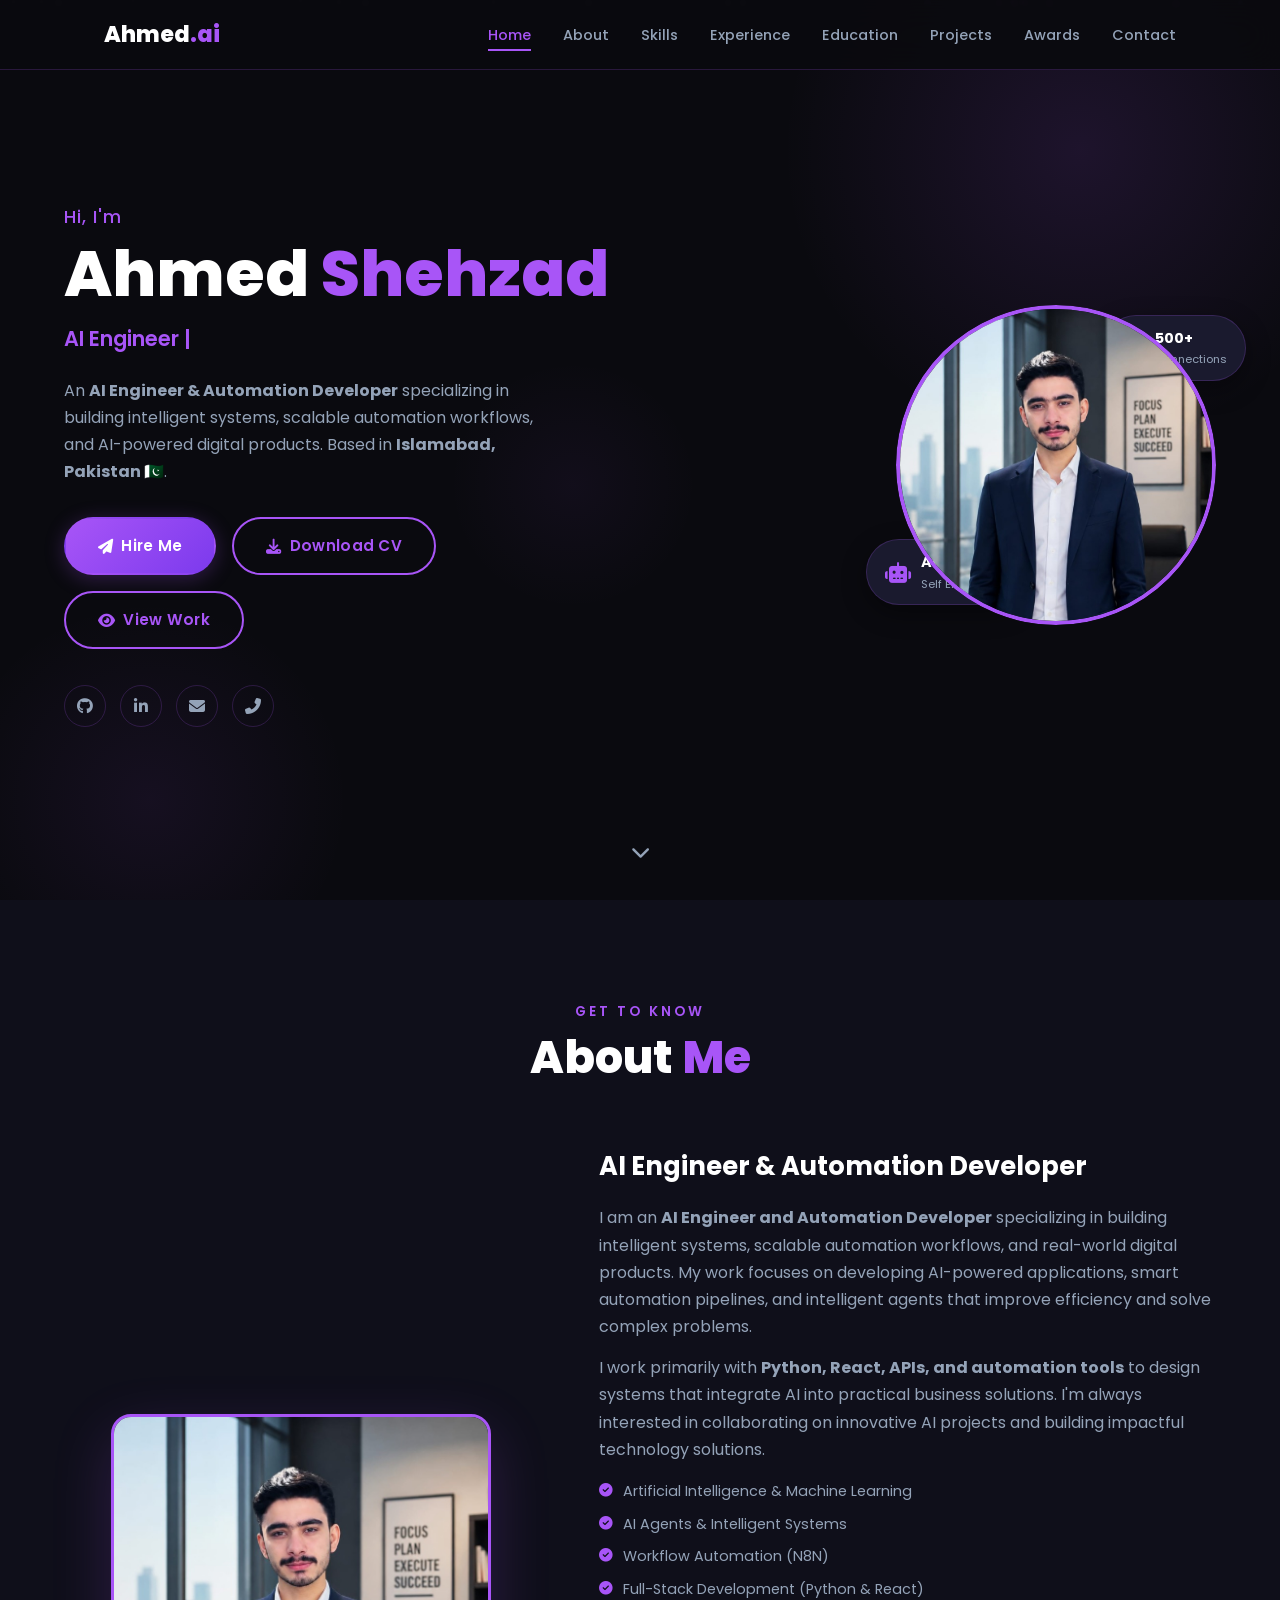
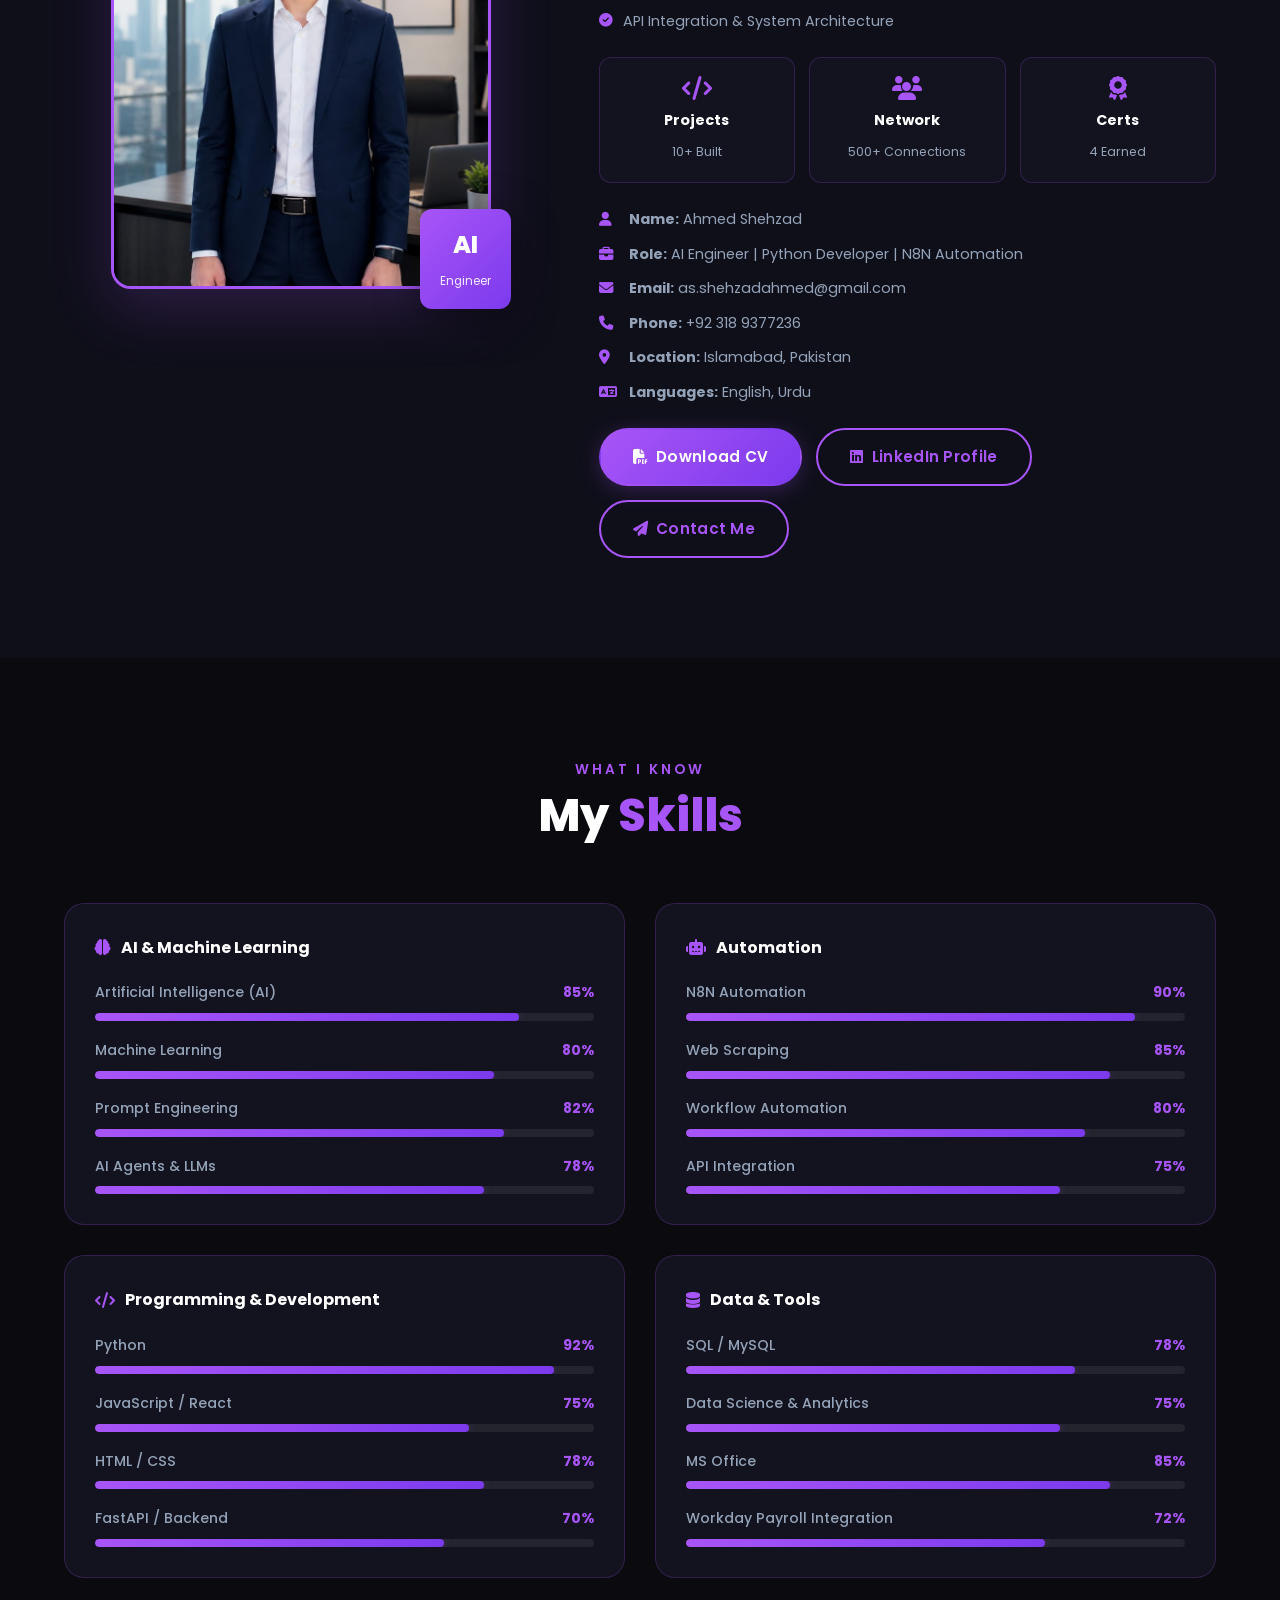
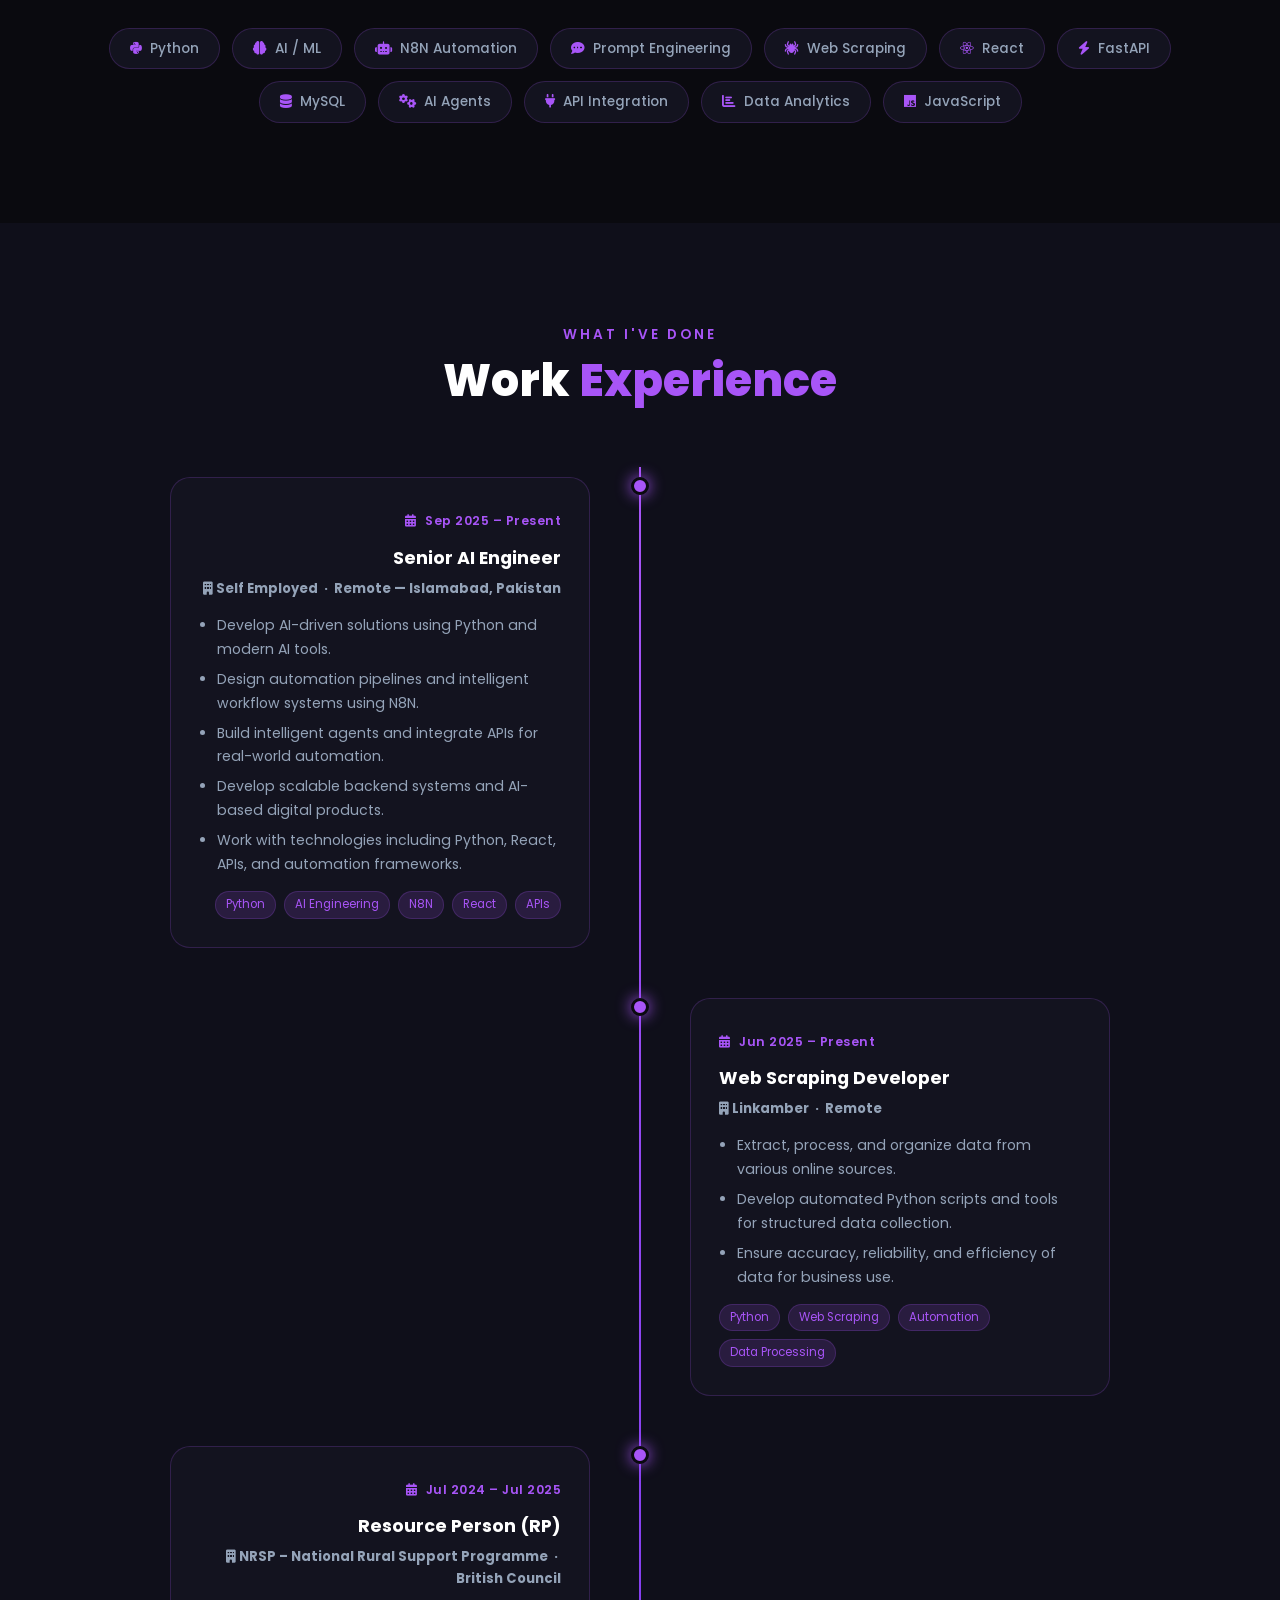
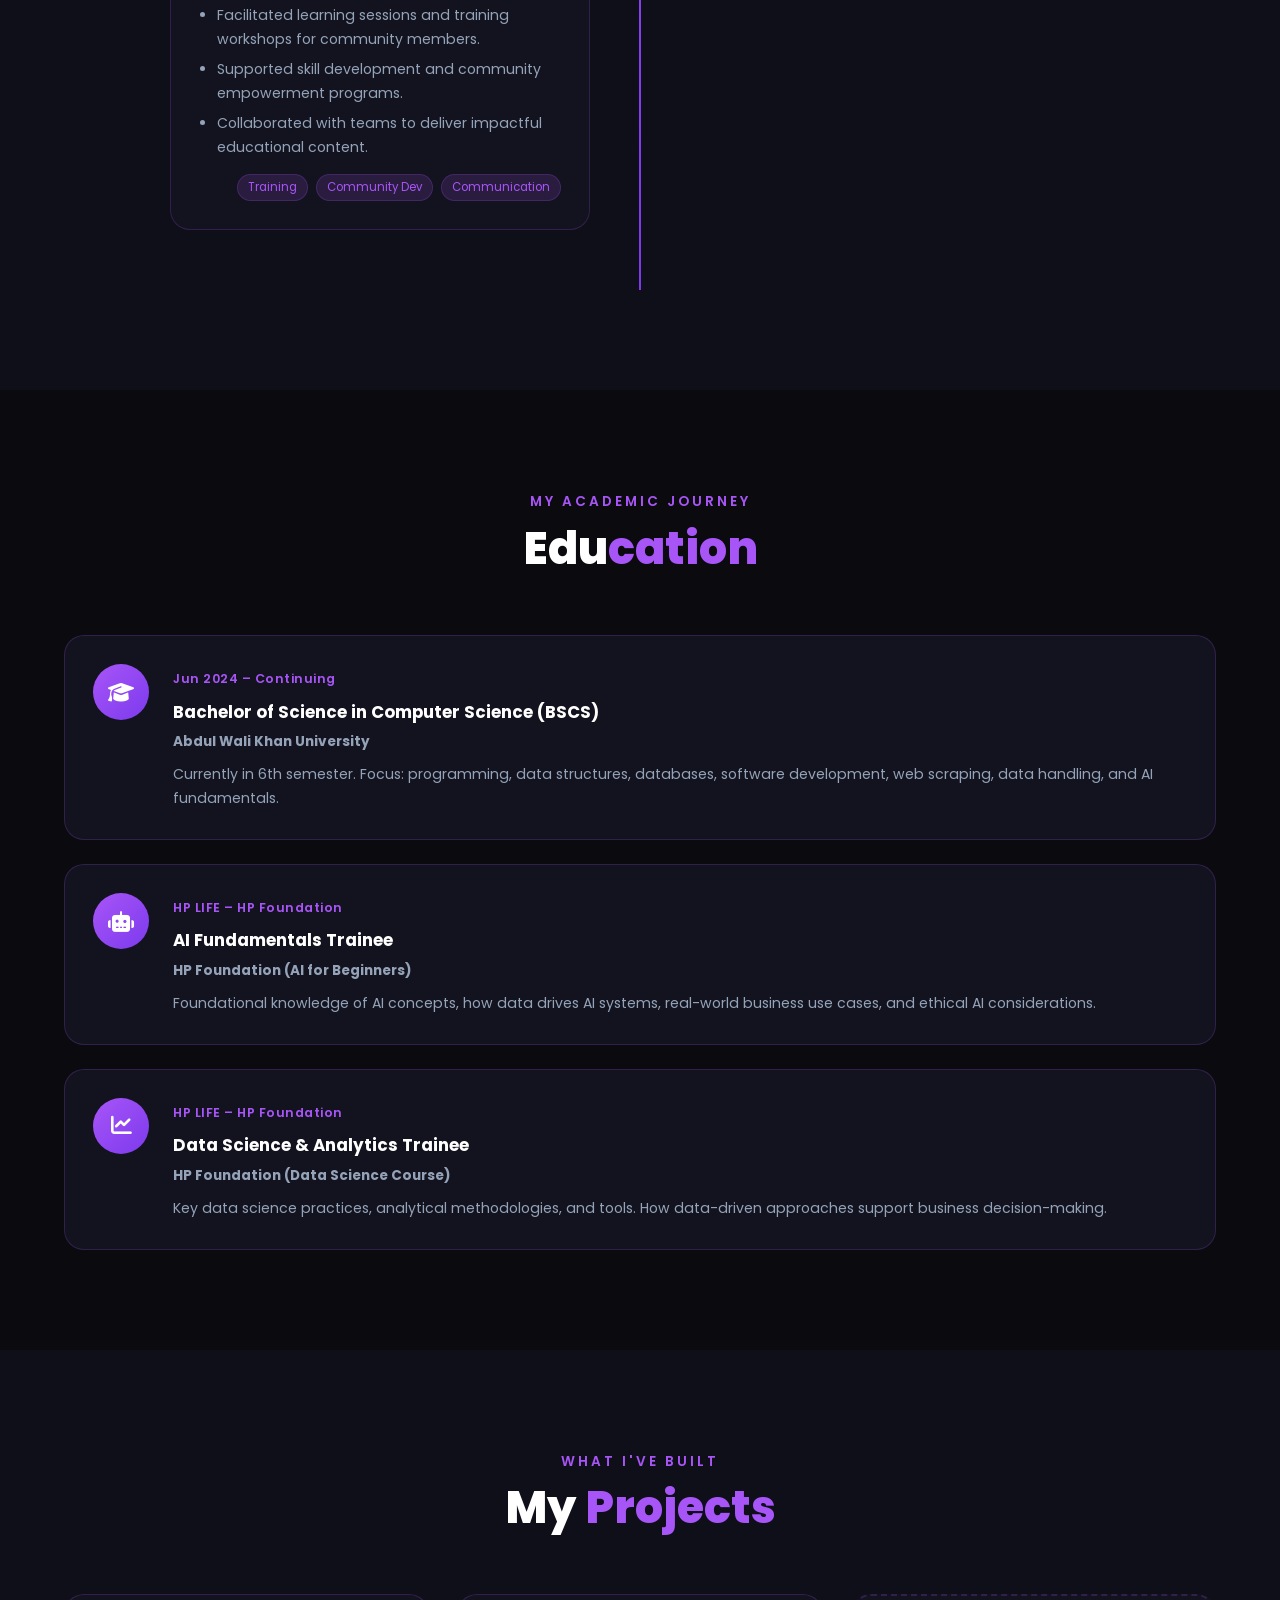
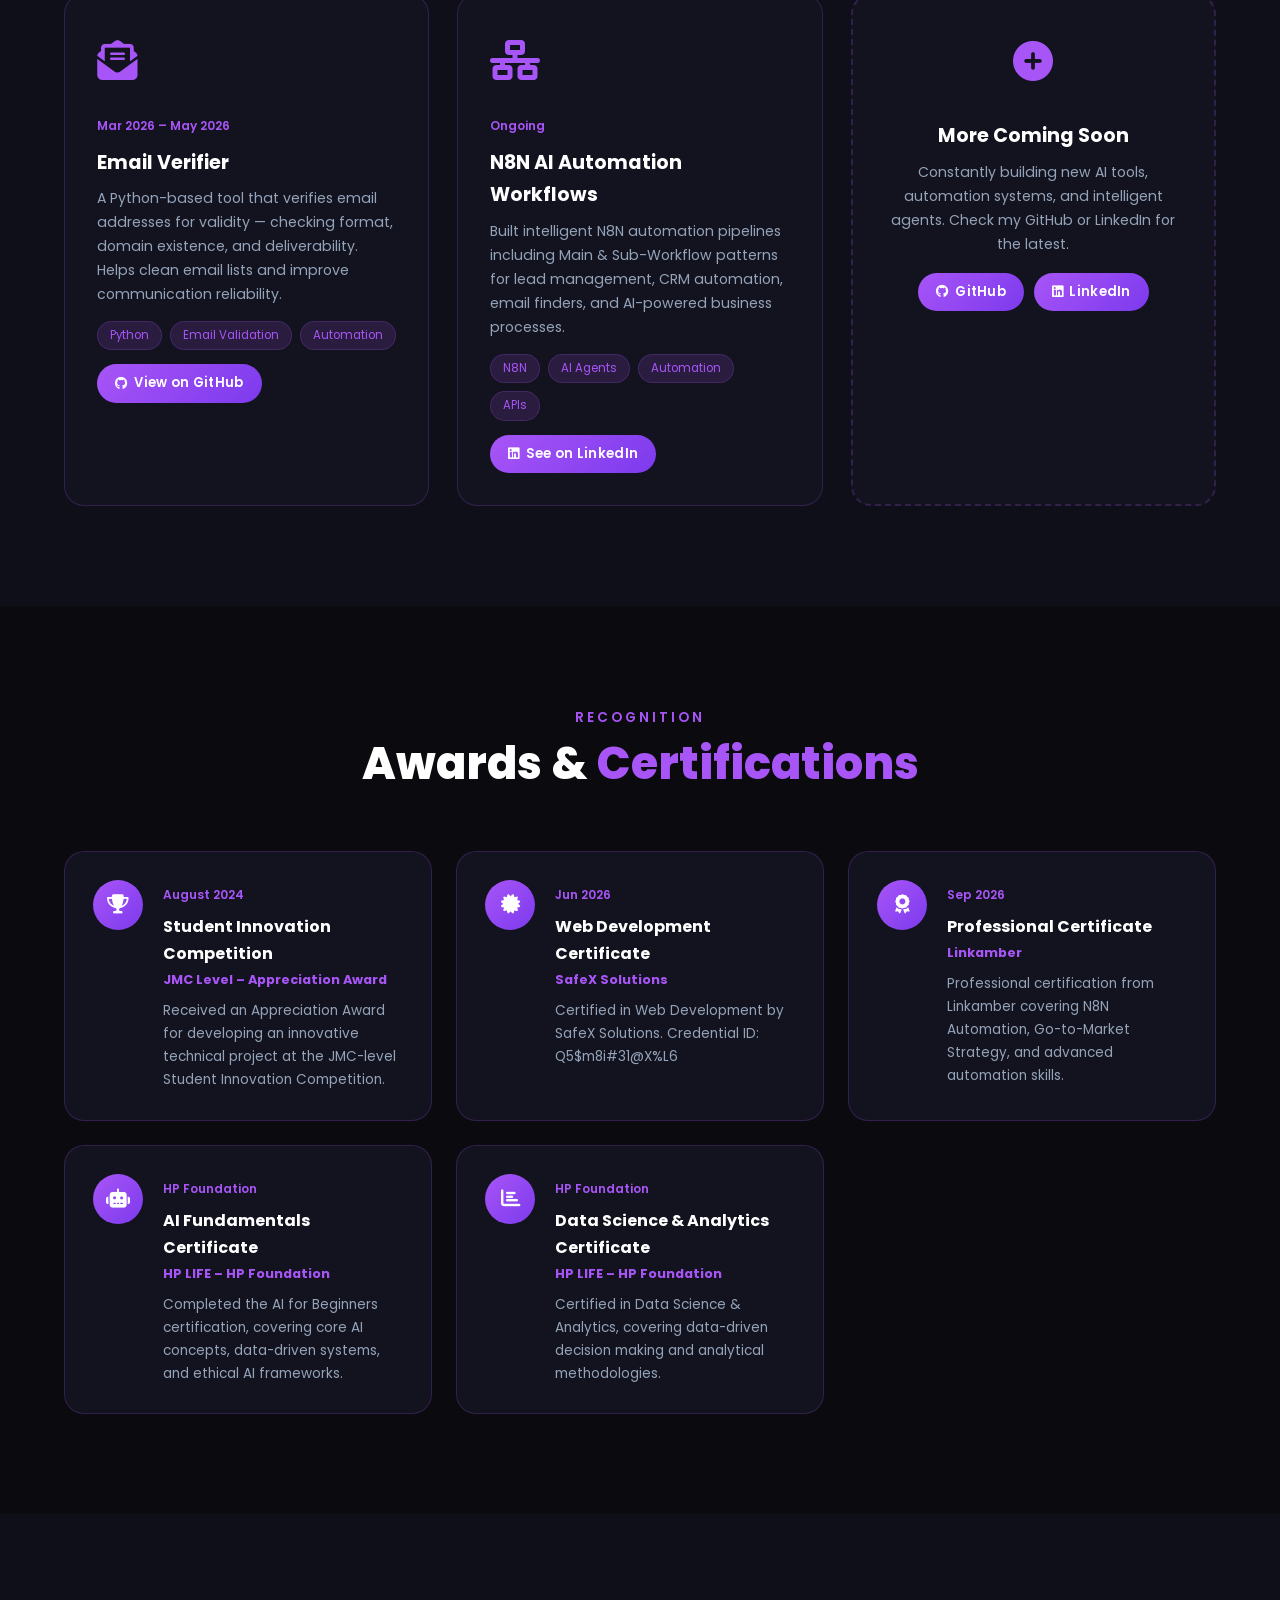
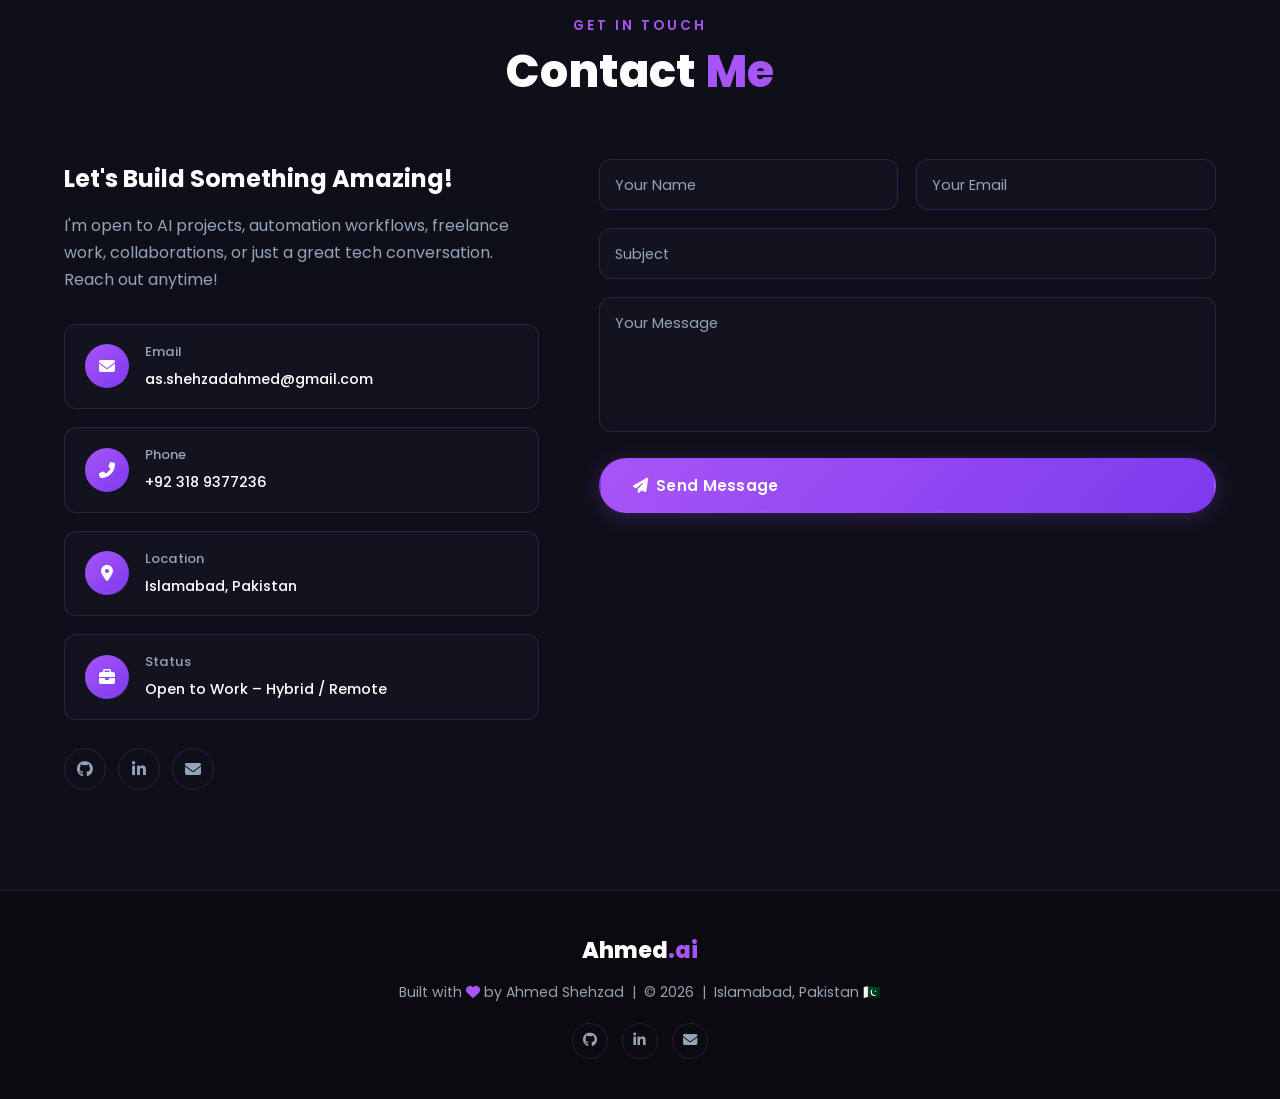
<file: index.html>
<!DOCTYPE html>
<html lang="en">
<head>
  <meta charset="UTF-8" />
  <meta name="viewport" content="width=device-width, initial-scale=1.0" />
  <title>Ahmed Shehzad | AI Engineer & Python Developer</title>
  <link rel="stylesheet" href="style.css" />
  <link rel="stylesheet" href="https://cdnjs.cloudflare.com/ajax/libs/font-awesome/6.5.0/css/all.min.css" />
  <link href="https://fonts.googleapis.com/css2?family=Poppins:wght@300;400;500;600;700;800&display=swap" rel="stylesheet" />
</head>
<body>

  <!-- ===== NAVBAR ===== -->
  <nav class="navbar" id="navbar">
    <div class="nav-container">
      <a href="#home" class="logo">Ahmed<span>.ai</span></a>
      <ul class="nav-links" id="nav-links">
        <li><a href="#home"          class="nav-link active">Home</a></li>
        <li><a href="#about"         class="nav-link">About</a></li>
        <li><a href="#skills"        class="nav-link">Skills</a></li>
        <li><a href="#experience"    class="nav-link">Experience</a></li>
        <li><a href="#education"     class="nav-link">Education</a></li>
        <li><a href="#projects"      class="nav-link">Projects</a></li>
        <li><a href="#achievements"  class="nav-link">Awards</a></li>
        <li><a href="#contact"       class="nav-link">Contact</a></li>
      </ul>
      <button class="hamburger" id="hamburger" aria-label="Toggle Menu">
        <span></span><span></span><span></span>
      </button>
    </div>
  </nav>

  <!-- ===== HERO ===== -->
  <section class="hero" id="home">
    <div class="particles" id="particles"></div>
    <div class="hero-bg-shapes">
      <div class="shape shape-1"></div>
      <div class="shape shape-2"></div>
      <div class="shape shape-3"></div>
    </div>
    <div class="hero-content">
      <div class="hero-text">
        <p class="hero-greeting">Hi, I'm</p>
        <h1 class="hero-name">Ahmed <span>Shehzad</span></h1>
        <div class="hero-typing">
          <span class="typed-text" id="typed-text"></span>
          <span class="cursor">|</span>
        </div>
        <p class="hero-desc">
          An <strong>AI Engineer & Automation Developer</strong> specializing in building
          intelligent systems, scalable automation workflows, and AI-powered digital products.
          Based in <strong>Islamabad, Pakistan 🇵🇰</strong>.
        </p>
        <div class="hero-buttons">
          <a href="#contact" class="btn btn-primary"><i class="fas fa-paper-plane"></i> Hire Me</a>
          <a href="Ahmed_Shehzad_CV.pdf" download="Ahmed_Shehzad_CV.pdf" class="btn btn-outline"><i class="fas fa-download"></i> Download CV</a>
          <a href="#projects" class="btn btn-outline"><i class="fas fa-eye"></i> View Work</a>
        </div>
        <div class="hero-socials">
          <a href="https://github.com/AAHMEDSHEHZAD" target="_blank" aria-label="GitHub" title="GitHub"><i class="fab fa-github"></i></a>
          <a href="https://www.linkedin.com/in/ahmed-shehzad-58a8a6312/" target="_blank" aria-label="LinkedIn" title="LinkedIn"><i class="fab fa-linkedin-in"></i></a>
          <a href="mailto:as.shehzadahmed@gmail.com" aria-label="Email" title="Email"><i class="fas fa-envelope"></i></a>
          <a href="tel:+923189377236" aria-label="Phone" title="Phone"><i class="fas fa-phone-alt"></i></a>
        </div>
      </div>
      <div class="hero-image">
        <div class="hero-img-wrapper">
          <div class="hero-img-ring"></div>
          <img src="assets/profile.jpg" alt="Ahmed Shehzad – AI Engineer" />
        </div>
        <div class="hero-badge badge-top">
          <i class="fas fa-trophy"></i>
          <div>
            <span class="badge-num">500+</span>
            <span class="badge-label">Connections</span>
          </div>
        </div>
        <div class="hero-badge badge-bottom">
          <i class="fas fa-robot"></i>
          <div>
            <span class="badge-num">AI Engineer</span>
            <span class="badge-label">Self Employed</span>
          </div>
        </div>
      </div>
    </div>
    <a href="#about" class="scroll-down" aria-label="Scroll Down"><i class="fas fa-chevron-down"></i></a>
  </section>

  <!-- ===== ABOUT ===== -->
  <section class="about section" id="about">
    <div class="container">
      <div class="section-header">
        <p class="section-tag">Get To Know</p>
        <h2 class="section-title">About <span>Me</span></h2>
      </div>
      <div class="about-grid">
        <div class="about-image">
          <div class="about-img-box">
            <img src="assets/profile.jpg" alt="Ahmed Shehzad" />
            <div class="about-exp-badge">
              <span>AI</span>
              <small>Engineer</small>
            </div>
          </div>
        </div>
        <div class="about-content">
          <h3>AI Engineer &amp; Automation Developer</h3>
          <p>
            I am an <strong>AI Engineer and Automation Developer</strong> specializing in building
            intelligent systems, scalable automation workflows, and real-world digital products.
            My work focuses on developing AI-powered applications, smart automation pipelines,
            and intelligent agents that improve efficiency and solve complex problems.
          </p>
          <p>
            I work primarily with <strong>Python, React, APIs, and automation tools</strong> to design
            systems that integrate AI into practical business solutions. I'm always interested in
            collaborating on innovative AI projects and building impactful technology solutions.
          </p>
          <div class="about-highlights">
            <div class="highlight-item"><i class="fas fa-check-circle"></i> Artificial Intelligence &amp; Machine Learning</div>
            <div class="highlight-item"><i class="fas fa-check-circle"></i> AI Agents &amp; Intelligent Systems</div>
            <div class="highlight-item"><i class="fas fa-check-circle"></i> Workflow Automation (N8N)</div>
            <div class="highlight-item"><i class="fas fa-check-circle"></i> Full-Stack Development (Python &amp; React)</div>
            <div class="highlight-item"><i class="fas fa-check-circle"></i> API Integration &amp; System Architecture</div>
          </div>
          <div class="about-cards">
            <div class="about-card">
              <i class="fas fa-code"></i>
              <h4>Projects</h4>
              <span>10+ Built</span>
            </div>
            <div class="about-card">
              <i class="fas fa-users"></i>
              <h4>Network</h4>
              <span>500+ Connections</span>
            </div>
            <div class="about-card">
              <i class="fas fa-award"></i>
              <h4>Certs</h4>
              <span>4 Earned</span>
            </div>
          </div>
          <div class="about-info-list">
            <div class="about-info-item"><i class="fas fa-user"></i><span><strong>Name:</strong> Ahmed Shehzad</span></div>
            <div class="about-info-item"><i class="fas fa-briefcase"></i><span><strong>Role:</strong> AI Engineer | Python Developer | N8N Automation</span></div>
            <div class="about-info-item"><i class="fas fa-envelope"></i><span><strong>Email:</strong> as.shehzadahmed@gmail.com</span></div>
            <div class="about-info-item"><i class="fas fa-phone"></i><span><strong>Phone:</strong> +92 318 9377236</span></div>
            <div class="about-info-item"><i class="fas fa-map-marker-alt"></i><span><strong>Location:</strong> Islamabad, Pakistan</span></div>
            <div class="about-info-item"><i class="fas fa-language"></i><span><strong>Languages:</strong> English, Urdu</span></div>
          </div>
          <div class="about-actions">
            <a href="Ahmed_Shehzad_CV.pdf" download="Ahmed_Shehzad_CV.pdf" class="btn btn-primary">
              <i class="fas fa-file-pdf"></i> Download CV
            </a>
            <a href="https://www.linkedin.com/in/ahmed-shehzad-58a8a6312/" target="_blank" class="btn btn-outline">
              <i class="fab fa-linkedin"></i> LinkedIn Profile
            </a>
            <a href="#contact" class="btn btn-outline">
              <i class="fas fa-paper-plane"></i> Contact Me
            </a>
          </div>
        </div>
      </div>
    </div>
  </section>

  <!-- ===== SKILLS ===== -->
  <section class="skills section" id="skills">
    <div class="container">
      <div class="section-header">
        <p class="section-tag">What I Know</p>
        <h2 class="section-title">My <span>Skills</span></h2>
      </div>
      <div class="skills-grid">

        <div class="skill-category">
          <h3><i class="fas fa-brain"></i> AI &amp; Machine Learning</h3>
          <div class="skill-bars">
            <div class="skill-bar" data-percent="85">
              <div class="skill-info"><span>Artificial Intelligence (AI)</span><span>85%</span></div>
              <div class="bar"><div class="fill"></div></div>
            </div>
            <div class="skill-bar" data-percent="80">
              <div class="skill-info"><span>Machine Learning</span><span>80%</span></div>
              <div class="bar"><div class="fill"></div></div>
            </div>
            <div class="skill-bar" data-percent="82">
              <div class="skill-info"><span>Prompt Engineering</span><span>82%</span></div>
              <div class="bar"><div class="fill"></div></div>
            </div>
            <div class="skill-bar" data-percent="78">
              <div class="skill-info"><span>AI Agents &amp; LLMs</span><span>78%</span></div>
              <div class="bar"><div class="fill"></div></div>
            </div>
          </div>
        </div>

        <div class="skill-category">
          <h3><i class="fas fa-robot"></i> Automation</h3>
          <div class="skill-bars">
            <div class="skill-bar" data-percent="90">
              <div class="skill-info"><span>N8N Automation</span><span>90%</span></div>
              <div class="bar"><div class="fill"></div></div>
            </div>
            <div class="skill-bar" data-percent="85">
              <div class="skill-info"><span>Web Scraping</span><span>85%</span></div>
              <div class="bar"><div class="fill"></div></div>
            </div>
            <div class="skill-bar" data-percent="80">
              <div class="skill-info"><span>Workflow Automation</span><span>80%</span></div>
              <div class="bar"><div class="fill"></div></div>
            </div>
            <div class="skill-bar" data-percent="75">
              <div class="skill-info"><span>API Integration</span><span>75%</span></div>
              <div class="bar"><div class="fill"></div></div>
            </div>
          </div>
        </div>

        <div class="skill-category">
          <h3><i class="fas fa-code"></i> Programming &amp; Development</h3>
          <div class="skill-bars">
            <div class="skill-bar" data-percent="92">
              <div class="skill-info"><span>Python</span><span>92%</span></div>
              <div class="bar"><div class="fill"></div></div>
            </div>
            <div class="skill-bar" data-percent="75">
              <div class="skill-info"><span>JavaScript / React</span><span>75%</span></div>
              <div class="bar"><div class="fill"></div></div>
            </div>
            <div class="skill-bar" data-percent="78">
              <div class="skill-info"><span>HTML / CSS</span><span>78%</span></div>
              <div class="bar"><div class="fill"></div></div>
            </div>
            <div class="skill-bar" data-percent="70">
              <div class="skill-info"><span>FastAPI / Backend</span><span>70%</span></div>
              <div class="bar"><div class="fill"></div></div>
            </div>
          </div>
        </div>

        <div class="skill-category">
          <h3><i class="fas fa-database"></i> Data &amp; Tools</h3>
          <div class="skill-bars">
            <div class="skill-bar" data-percent="78">
              <div class="skill-info"><span>SQL / MySQL</span><span>78%</span></div>
              <div class="bar"><div class="fill"></div></div>
            </div>
            <div class="skill-bar" data-percent="75">
              <div class="skill-info"><span>Data Science &amp; Analytics</span><span>75%</span></div>
              <div class="bar"><div class="fill"></div></div>
            </div>
            <div class="skill-bar" data-percent="85">
              <div class="skill-info"><span>MS Office</span><span>85%</span></div>
              <div class="bar"><div class="fill"></div></div>
            </div>
            <div class="skill-bar" data-percent="72">
              <div class="skill-info"><span>Workday Payroll Integration</span><span>72%</span></div>
              <div class="bar"><div class="fill"></div></div>
            </div>
          </div>
        </div>

      </div>

      <!-- Tech Pills -->
      <div class="tech-pills">
        <span class="pill"><i class="fab fa-python"></i> Python</span>
        <span class="pill"><i class="fas fa-brain"></i> AI / ML</span>
        <span class="pill"><i class="fas fa-robot"></i> N8N Automation</span>
        <span class="pill"><i class="fas fa-comment-dots"></i> Prompt Engineering</span>
        <span class="pill"><i class="fas fa-spider"></i> Web Scraping</span>
        <span class="pill"><i class="fab fa-react"></i> React</span>
        <span class="pill"><i class="fas fa-bolt"></i> FastAPI</span>
        <span class="pill"><i class="fas fa-database"></i> MySQL</span>
        <span class="pill"><i class="fas fa-cogs"></i> AI Agents</span>
        <span class="pill"><i class="fas fa-plug"></i> API Integration</span>
        <span class="pill"><i class="fas fa-chart-bar"></i> Data Analytics</span>
        <span class="pill"><i class="fab fa-js"></i> JavaScript</span>
      </div>
    </div>
  </section>

  <!-- ===== EXPERIENCE ===== -->
  <section class="experience section" id="experience">
    <div class="container">
      <div class="section-header">
        <p class="section-tag">What I've Done</p>
        <h2 class="section-title">Work <span>Experience</span></h2>
      </div>
      <div class="timeline">

        <!-- 1 -->
        <div class="timeline-item left">
          <div class="timeline-dot"></div>
          <div class="timeline-card">
            <span class="timeline-date"><i class="fas fa-calendar-alt"></i> Sep 2025 – Present</span>
            <h3>Senior AI Engineer</h3>
            <h4><i class="fas fa-building"></i> Self Employed &nbsp;·&nbsp; Remote — Islamabad, Pakistan</h4>
            <ul>
              <li>Develop AI-driven solutions using Python and modern AI tools.</li>
              <li>Design automation pipelines and intelligent workflow systems using N8N.</li>
              <li>Build intelligent agents and integrate APIs for real-world automation.</li>
              <li>Develop scalable backend systems and AI-based digital products.</li>
              <li>Work with technologies including Python, React, APIs, and automation frameworks.</li>
            </ul>
            <div class="card-tags">
              <span>Python</span><span>AI Engineering</span><span>N8N</span><span>React</span><span>APIs</span>
            </div>
          </div>
        </div>

        <!-- 2 -->
        <div class="timeline-item right">
          <div class="timeline-dot"></div>
          <div class="timeline-card">
            <span class="timeline-date"><i class="fas fa-calendar-alt"></i> Jun 2025 – Present</span>
            <h3>Web Scraping Developer</h3>
            <h4><i class="fas fa-building"></i> Linkamber &nbsp;·&nbsp; Remote</h4>
            <ul>
              <li>Extract, process, and organize data from various online sources.</li>
              <li>Develop automated Python scripts and tools for structured data collection.</li>
              <li>Ensure accuracy, reliability, and efficiency of data for business use.</li>
            </ul>
            <div class="card-tags">
              <span>Python</span><span>Web Scraping</span><span>Automation</span><span>Data Processing</span>
            </div>
          </div>
        </div>

        <!-- 3 -->
        <div class="timeline-item left">
          <div class="timeline-dot"></div>
          <div class="timeline-card">
            <span class="timeline-date"><i class="fas fa-calendar-alt"></i> Jul 2024 – Jul 2025</span>
            <h3>Resource Person (RP)</h3>
            <h4><i class="fas fa-building"></i> NRSP – National Rural Support Programme &nbsp;·&nbsp; British Council</h4>
            <ul>
              <li>Facilitated learning sessions and training workshops for community members.</li>
              <li>Supported skill development and community empowerment programs.</li>
              <li>Collaborated with teams to deliver impactful educational content.</li>
            </ul>
            <div class="card-tags">
              <span>Training</span><span>Community Dev</span><span>Communication</span>
            </div>
          </div>
        </div>

      </div>
    </div>
  </section>

  <!-- ===== EDUCATION ===== -->
  <section class="education section" id="education">
    <div class="container">
      <div class="section-header">
        <p class="section-tag">My Academic Journey</p>
        <h2 class="section-title">Edu<span>cation</span></h2>
      </div>
      <div class="edu-grid">

        <div class="edu-card">
          <div class="edu-icon"><i class="fas fa-graduation-cap"></i></div>
          <div class="edu-content">
            <span class="edu-year">Jun 2024 – Continuing</span>
            <h3>Bachelor of Science in Computer Science (BSCS)</h3>
            <h4>Abdul Wali Khan University</h4>
            <p>Currently in 6th semester. Focus: programming, data structures, databases, software development, web scraping, data handling, and AI fundamentals.</p>
          </div>
        </div>

        <div class="edu-card">
          <div class="edu-icon"><i class="fas fa-robot"></i></div>
          <div class="edu-content">
            <span class="edu-year">HP LIFE – HP Foundation</span>
            <h3>AI Fundamentals Trainee</h3>
            <h4>HP Foundation (AI for Beginners)</h4>
            <p>Foundational knowledge of AI concepts, how data drives AI systems, real-world business use cases, and ethical AI considerations.</p>
          </div>
        </div>

        <div class="edu-card">
          <div class="edu-icon"><i class="fas fa-chart-line"></i></div>
          <div class="edu-content">
            <span class="edu-year">HP LIFE – HP Foundation</span>
            <h3>Data Science &amp; Analytics Trainee</h3>
            <h4>HP Foundation (Data Science Course)</h4>
            <p>Key data science practices, analytical methodologies, and tools. How data-driven approaches support business decision-making.</p>
          </div>
        </div>

      </div>
    </div>
  </section>

  <!-- ===== PROJECTS ===== -->
  <section class="projects section" id="projects">
    <div class="container">
      <div class="section-header">
        <p class="section-tag">What I've Built</p>
        <h2 class="section-title">My <span>Projects</span></h2>
      </div>
      <div class="projects-grid">

        <div class="project-card">
          <div class="project-icon"><i class="fas fa-envelope-open-text"></i></div>
          <div class="project-info">
            <span class="project-date">Mar 2026 – May 2026</span>
            <h3>Email Verifier</h3>
            <p>A Python-based tool that verifies email addresses for validity — checking format, domain existence, and deliverability. Helps clean email lists and improve communication reliability.</p>
            <div class="project-tags">
              <span>Python</span><span>Email Validation</span><span>Automation</span>
            </div>
            <div class="project-links">
              <a href="https://github.com/AAHMEDSHEHZAD/email-verifier" target="_blank" class="btn btn-sm">
                <i class="fab fa-github"></i> View on GitHub
              </a>
            </div>
          </div>
        </div>

        <div class="project-card">
          <div class="project-icon"><i class="fas fa-network-wired"></i></div>
          <div class="project-info">
            <span class="project-date">Ongoing</span>
            <h3>N8N AI Automation Workflows</h3>
            <p>Built intelligent N8N automation pipelines including Main &amp; Sub-Workflow patterns for lead management, CRM automation, email finders, and AI-powered business processes.</p>
            <div class="project-tags">
              <span>N8N</span><span>AI Agents</span><span>Automation</span><span>APIs</span>
            </div>
            <div class="project-links">
              <a href="https://www.linkedin.com/in/ahmed-shehzad-58a8a6312/" target="_blank" class="btn btn-sm">
                <i class="fab fa-linkedin"></i> See on LinkedIn
              </a>
            </div>
          </div>
        </div>

        <div class="project-card project-cta">
          <div class="project-icon"><i class="fas fa-plus-circle"></i></div>
          <div class="project-info">
            <h3>More Coming Soon</h3>
            <p>Constantly building new AI tools, automation systems, and intelligent agents. Check my GitHub or LinkedIn for the latest.</p>
            <div class="project-links" style="justify-content:center; margin-top: 1rem;">
              <a href="https://github.com/AAHMEDSHEHZAD" target="_blank" class="btn btn-sm">
                <i class="fab fa-github"></i> GitHub
              </a>
              <a href="https://www.linkedin.com/in/ahmed-shehzad-58a8a6312/" target="_blank" class="btn btn-sm">
                <i class="fab fa-linkedin"></i> LinkedIn
              </a>
            </div>
          </div>
        </div>

      </div>
    </div>
  </section>

  <!-- ===== ACHIEVEMENTS ===== -->
  <section class="achievements section" id="achievements">
    <div class="container">
      <div class="section-header">
        <p class="section-tag">Recognition</p>
        <h2 class="section-title">Awards &amp; <span>Certifications</span></h2>
      </div>
      <div class="achievements-grid">

        <div class="achievement-card">
          <div class="achievement-icon"><i class="fas fa-trophy"></i></div>
          <div class="achievement-content">
            <span class="achievement-date">August 2024</span>
            <h3>Student Innovation Competition</h3>
            <h4>JMC Level – Appreciation Award</h4>
            <p>Received an Appreciation Award for developing an innovative technical project at the JMC-level Student Innovation Competition.</p>
          </div>
        </div>

        <div class="achievement-card">
          <div class="achievement-icon"><i class="fas fa-certificate"></i></div>
          <div class="achievement-content">
            <span class="achievement-date">Jun 2026</span>
            <h3>Web Development Certificate</h3>
            <h4>SafeX Solutions</h4>
            <p>Certified in Web Development by SafeX Solutions. Credential ID: Q5$m8i#31@X%L6</p>
          </div>
        </div>

        <div class="achievement-card">
          <div class="achievement-icon"><i class="fas fa-award"></i></div>
          <div class="achievement-content">
            <span class="achievement-date">Sep 2026</span>
            <h3>Professional Certificate</h3>
            <h4>Linkamber</h4>
            <p>Professional certification from Linkamber covering N8N Automation, Go-to-Market Strategy, and advanced automation skills.</p>
          </div>
        </div>

        <div class="achievement-card">
          <div class="achievement-icon"><i class="fas fa-robot"></i></div>
          <div class="achievement-content">
            <span class="achievement-date">HP Foundation</span>
            <h3>AI Fundamentals Certificate</h3>
            <h4>HP LIFE – HP Foundation</h4>
            <p>Completed the AI for Beginners certification, covering core AI concepts, data-driven systems, and ethical AI frameworks.</p>
          </div>
        </div>

        <div class="achievement-card">
          <div class="achievement-icon"><i class="fas fa-chart-bar"></i></div>
          <div class="achievement-content">
            <span class="achievement-date">HP Foundation</span>
            <h3>Data Science &amp; Analytics Certificate</h3>
            <h4>HP LIFE – HP Foundation</h4>
            <p>Certified in Data Science & Analytics, covering data-driven decision making and analytical methodologies.</p>
          </div>
        </div>

      </div>
    </div>
  </section>

  <!-- ===== CONTACT ===== -->
  <section class="contact section" id="contact">
    <div class="container">
      <div class="section-header">
        <p class="section-tag">Get In Touch</p>
        <h2 class="section-title">Contact <span>Me</span></h2>
      </div>
      <div class="contact-grid">
        <div class="contact-info">
          <h3>Let's Build Something Amazing!</h3>
          <p>I'm open to AI projects, automation workflows, freelance work, collaborations, or just a great tech conversation. Reach out anytime!</p>
          <div class="contact-items">
            <div class="contact-item">
              <div class="contact-icon"><i class="fas fa-envelope"></i></div>
              <div>
                <h4>Email</h4>
                <span>as.shehzadahmed@gmail.com</span>
              </div>
            </div>
            <div class="contact-item">
              <div class="contact-icon"><i class="fas fa-phone-alt"></i></div>
              <div>
                <h4>Phone</h4>
                <span>+92 318 9377236</span>
              </div>
            </div>
            <div class="contact-item">
              <div class="contact-icon"><i class="fas fa-map-marker-alt"></i></div>
              <div>
                <h4>Location</h4>
                <span>Islamabad, Pakistan</span>
              </div>
            </div>
            <div class="contact-item">
              <div class="contact-icon"><i class="fas fa-briefcase"></i></div>
              <div>
                <h4>Status</h4>
                <span>Open to Work – Hybrid / Remote</span>
              </div>
            </div>
          </div>
          <div class="contact-socials">
            <a href="https://github.com/AAHMEDSHEHZAD" target="_blank" title="GitHub"><i class="fab fa-github"></i></a>
            <a href="https://www.linkedin.com/in/ahmed-shehzad-58a8a6312/" target="_blank" title="LinkedIn"><i class="fab fa-linkedin-in"></i></a>
            <a href="mailto:as.shehzadahmed@gmail.com" title="Email"><i class="fas fa-envelope"></i></a>
          </div>
        </div>
        <form class="contact-form" id="contact-form">
          <div class="form-row">
            <div class="form-group">
              <input type="text" id="f-name" placeholder=" " required />
              <label for="f-name">Your Name</label>
            </div>
            <div class="form-group">
              <input type="email" id="f-email" placeholder=" " required />
              <label for="f-email">Your Email</label>
            </div>
          </div>
          <div class="form-group">
            <input type="text" id="f-subject" placeholder=" " required />
            <label for="f-subject">Subject</label>
          </div>
          <div class="form-group">
            <textarea id="f-message" rows="5" placeholder=" " required></textarea>
            <label for="f-message">Your Message</label>
          </div>
          <button type="submit" class="btn btn-primary btn-full">
            <i class="fas fa-paper-plane"></i> Send Message
          </button>
          <p class="form-status" id="form-status"></p>
        </form>
      </div>
    </div>
  </section>

  <!-- ===== FOOTER ===== -->
  <footer class="footer">
    <div class="container footer-inner">
      <a href="#home" class="logo">Ahmed<span>.ai</span></a>
      <p>Built with <i class="fas fa-heart"></i> by Ahmed Shehzad &nbsp;|&nbsp; &copy; <span id="year"></span> &nbsp;|&nbsp; Islamabad, Pakistan 🇵🇰</p>
      <div class="footer-socials">
        <a href="https://github.com/AAHMEDSHEHZAD" target="_blank"><i class="fab fa-github"></i></a>
        <a href="https://www.linkedin.com/in/ahmed-shehzad-58a8a6312/" target="_blank"><i class="fab fa-linkedin-in"></i></a>
        <a href="mailto:as.shehzadahmed@gmail.com"><i class="fas fa-envelope"></i></a>
      </div>
    </div>
  </footer>

  <button class="back-to-top" id="back-to-top" aria-label="Back to top">
    <i class="fas fa-chevron-up"></i>
  </button>

  <script src="script.js"></script>
</body>
</html>
</file>
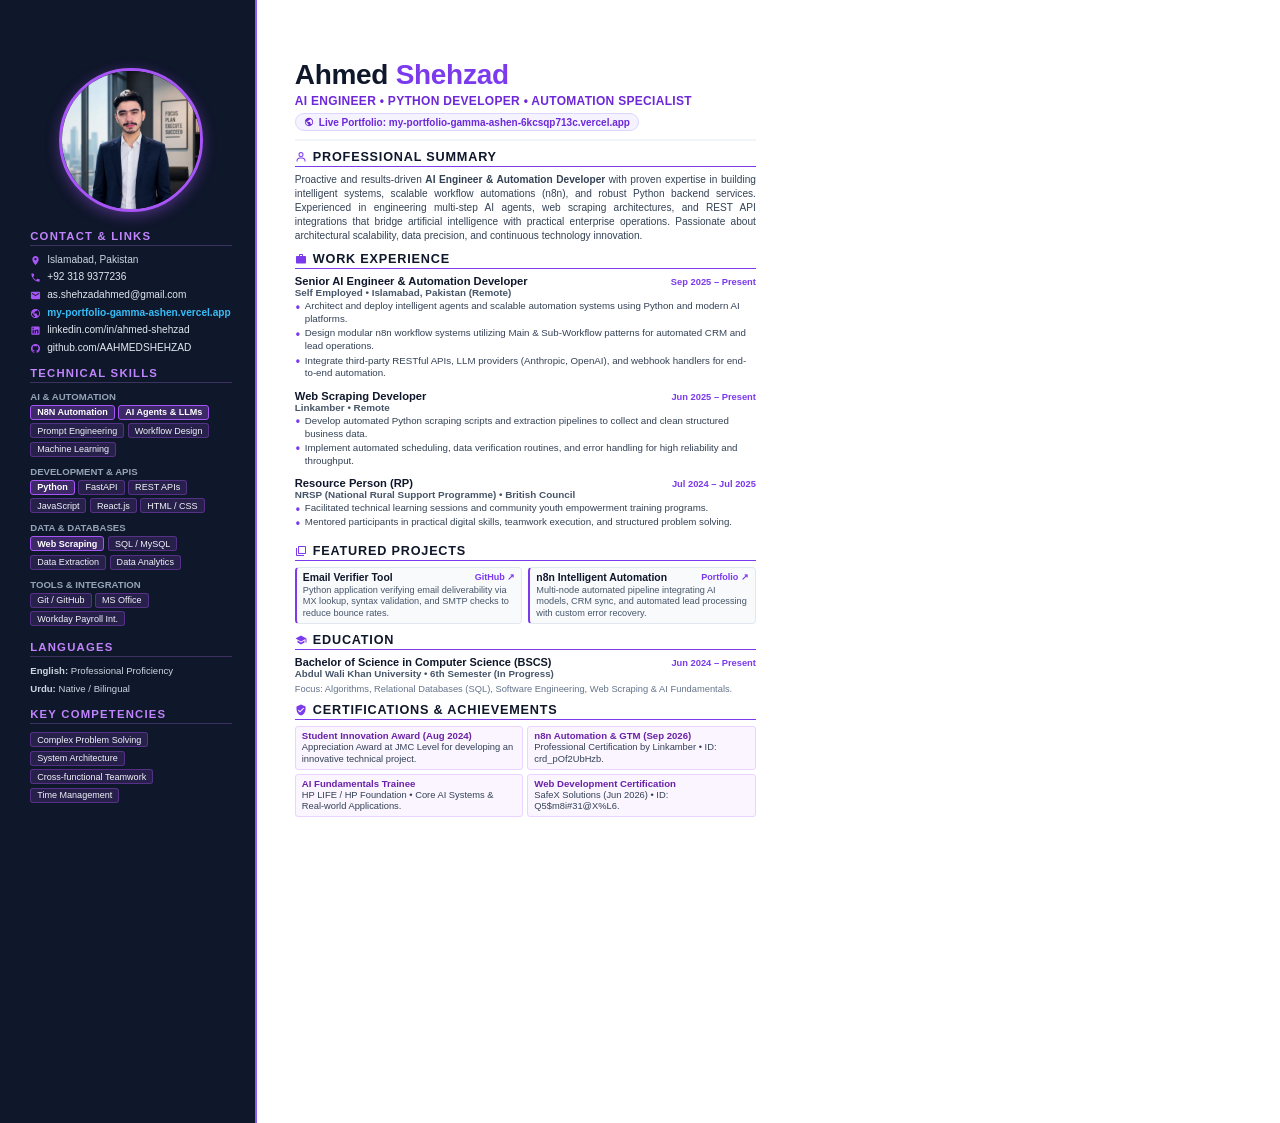
<file: cv.html>
<!DOCTYPE html>
<html lang="en">
<head>
  <meta charset="UTF-8">
  <title>Ahmed Shehzad - CV</title>
  <style>
    @page {
      size: A4 portrait;
      margin: 0;
    }
    * {
      box-sizing: border-box;
      margin: 0;
      padding: 0;
    }
    body {
      font-family: 'Segoe UI', -apple-system, BlinkMacSystemFont, Roboto, Helvetica, Arial, sans-serif;
      color: #1e293b;
      background: #ffffff;
      width: 210mm;
      height: 297mm;
      max-height: 297mm;
      overflow: hidden;
      display: flex;
      -webkit-print-color-adjust: exact;
      print-color-adjust: exact;
    }
    a {
      color: inherit;
      text-decoration: none;
    }

    /* Left Sidebar */
    .sidebar {
      width: 68mm;
      background: #0f172a;
      color: #f8fafc;
      padding: 18mm 6mm 14mm 8mm;
      display: flex;
      flex-direction: column;
      gap: 12px;
      border-right: 2px solid #8b5cf6;
    }
    .photo-container {
      text-align: center;
      margin-bottom: 2px;
    }
    .photo {
      width: 38mm;
      height: 38mm;
      border-radius: 50%;
      object-fit: cover;
      object-position: center top;
      border: 3px solid #a855f7;
      box-shadow: 0 4px 14px rgba(168, 85, 247, 0.4);
    }
    .side-section {
      display: flex;
      flex-direction: column;
      gap: 6px;
    }
    .side-title {
      font-size: 8.5pt;
      font-weight: 700;
      letter-spacing: 1.2px;
      text-transform: uppercase;
      color: #c084fc;
      border-bottom: 1px solid rgba(192, 132, 252, 0.25);
      padding-bottom: 3px;
      margin-bottom: 2px;
    }
    .contact-list {
      display: flex;
      flex-direction: column;
      gap: 5px;
      font-size: 7.6pt;
    }
    .contact-item {
      display: flex;
      align-items: flex-start;
      gap: 6px;
      color: #cbd5e1;
      word-break: break-word;
      line-height: 1.25;
    }
    .contact-item svg {
      width: 11px;
      height: 11px;
      min-width: 11px;
      margin-top: 1px;
      fill: #a855f7;
    }
    .contact-item a {
      color: #e2e8f0;
      transition: color 0.2s;
    }
    .contact-item a:hover {
      color: #c084fc;
      text-decoration: underline;
    }
    .highlight-link {
      color: #38bdf8 !important;
      font-weight: 600;
    }

    .skill-group {
      margin-bottom: 3px;
    }
    .skill-group-name {
      font-size: 7.2pt;
      font-weight: 700;
      color: #94a3b8;
      text-transform: uppercase;
      margin-bottom: 3px;
    }
    .tags {
      display: flex;
      flex-wrap: wrap;
      gap: 3.5px;
    }
    .tag {
      background: rgba(168, 85, 247, 0.16);
      color: #f1f5f9;
      font-size: 6.8pt;
      padding: 1.5px 6px;
      border-radius: 3px;
      border: 0.5px solid rgba(168, 85, 247, 0.35);
      font-weight: 500;
    }
    .tag.primary {
      background: rgba(168, 85, 247, 0.3);
      border-color: #a855f7;
      color: #ffffff;
      font-weight: 600;
    }

    .info-badge {
      font-size: 7.2pt;
      color: #cbd5e1;
      line-height: 1.35;
    }

    /* Main Content */
    .main {
      width: 142mm;
      padding: 16mm 10mm 14mm 10mm;
      display: flex;
      flex-direction: column;
      gap: 9px;
      background: #ffffff;
    }
    .header {
      border-bottom: 2px solid #f1f5f9;
      padding-bottom: 8px;
    }
    .name {
      font-size: 21pt;
      font-weight: 800;
      color: #0f172a;
      letter-spacing: -0.3px;
      line-height: 1.1;
    }
    .name span {
      color: #7c3aed;
    }
    .role-title {
      font-size: 9pt;
      font-weight: 700;
      color: #6d28d9;
      margin-top: 3px;
      letter-spacing: 0.3px;
      text-transform: uppercase;
    }
    .portfolio-pill {
      display: inline-flex;
      align-items: center;
      gap: 5px;
      margin-top: 5px;
      background: #f5f3ff;
      border: 1px solid #ddd6fe;
      padding: 2.5px 8px;
      border-radius: 20px;
      font-size: 7.5pt;
      color: #6d28d9;
      font-weight: 600;
    }
    .portfolio-pill svg {
      width: 10px;
      height: 10px;
      fill: #6d28d9;
    }

    .section {
      display: flex;
      flex-direction: column;
      gap: 4px;
    }
    .section-title {
      font-size: 9.5pt;
      font-weight: 800;
      text-transform: uppercase;
      letter-spacing: 0.8px;
      color: #0f172a;
      display: flex;
      align-items: center;
      gap: 6px;
      border-bottom: 1.5px solid #7c3aed;
      padding-bottom: 2px;
      margin-bottom: 2px;
    }
    .section-title svg {
      width: 12px;
      height: 12px;
      fill: #7c3aed;
    }

    .summary-text {
      font-size: 7.6pt;
      color: #334155;
      line-height: 1.38;
      text-align: justify;
    }

    .timeline-item {
      margin-bottom: 4px;
    }
    .item-header {
      display: flex;
      justify-content: space-between;
      align-items: baseline;
    }
    .item-title {
      font-size: 8.4pt;
      font-weight: 700;
      color: #0f172a;
    }
    .item-date {
      font-size: 7pt;
      font-weight: 600;
      color: #7c3aed;
      white-space: nowrap;
    }
    .item-sub {
      font-size: 7.4pt;
      font-weight: 600;
      color: #475569;
      margin-bottom: 2px;
    }
    .item-bullets {
      list-style-type: none;
      padding-left: 0;
    }
    .item-bullets li {
      position: relative;
      padding-left: 10px;
      font-size: 7.3pt;
      color: #334155;
      line-height: 1.32;
      margin-bottom: 1.5px;
    }
    .item-bullets li::before {
      content: "•";
      position: absolute;
      left: 1px;
      top: -0.5px;
      color: #7c3aed;
      font-size: 9pt;
      font-weight: bold;
    }

    .project-grid {
      display: grid;
      grid-template-columns: 1fr 1fr;
      gap: 6px;
    }
    .project-card {
      background: #f8fafc;
      border: 1px solid #e2e8f0;
      border-left: 2.5px solid #7c3aed;
      padding: 4px 6px;
      border-radius: 4px;
    }
    .proj-title {
      font-size: 7.8pt;
      font-weight: 700;
      color: #0f172a;
      display: flex;
      justify-content: space-between;
    }
    .proj-link {
      font-size: 6.8pt;
      color: #7c3aed;
      font-weight: 600;
    }
    .proj-desc {
      font-size: 6.9pt;
      color: #475569;
      line-height: 1.25;
      margin-top: 2px;
    }

    .edu-item {
      display: flex;
      justify-content: space-between;
      align-items: baseline;
    }
    .edu-title {
      font-size: 8.2pt;
      font-weight: 700;
      color: #0f172a;
    }
    .edu-school {
      font-size: 7.3pt;
      font-weight: 600;
      color: #475569;
    }
    .edu-details {
      font-size: 7pt;
      color: #64748b;
      margin-top: 1px;
    }

    .awards-list {
      display: grid;
      grid-template-columns: 1fr 1fr;
      gap: 4px;
    }
    .award-item {
      font-size: 7pt;
      color: #334155;
      line-height: 1.25;
      background: #faf5ff;
      border: 0.5px solid #e9d5ff;
      padding: 3px 6px;
      border-radius: 3px;
    }
    .award-item strong {
      color: #6b21a8;
      display: block;
      font-size: 7.2pt;
    }
  </style>
</head>
<body>

  <!-- LEFT SIDEBAR -->
  <aside class="sidebar">
    <div class="photo-container">
      <img src="[data-uri]" alt="Ahmed Shehzad" class="photo">
    </div>

    <!-- CONTACT SECTION -->
    <div class="side-section">
      <div class="side-title">Contact & Links</div>
      <div class="contact-list">
        <div class="contact-item">
          <svg viewBox="0 0 24 24"><path d="M12 2C8.13 2 5 5.13 5 9c0 5.25 7 13 7 13s7-7.75 7-13c0-3.87-3.13-7-7-7zm0 9.5a2.5 2.5 0 0 1 0-5 2.5 2.5 0 0 1 0 5z"/></svg>
          <span>Islamabad, Pakistan</span>
        </div>
        <div class="contact-item">
          <svg viewBox="0 0 24 24"><path d="M6.62 10.79c1.44 2.83 3.76 5.14 6.59 6.59l2.2-2.2c.27-.27.67-.36 1.02-.24 1.12.37 2.33.57 3.57.57.55 0 1 .45 1 1V20c0 .55-.45 1-1 1-9.39 0-17-7.61-17-17 0-.55.45-1 1-1h3.5c.55 0 1 .45 1 1 0 1.25.2 2.45.57 3.57.11.35.03.74-.25 1.02l-2.2 2.2z"/></svg>
          <a href="tel:+923189377236">+92 318 9377236</a>
        </div>
        <div class="contact-item">
          <svg viewBox="0 0 24 24"><path d="M20 4H4c-1.1 0-1.99.9-1.99 2L2 18c0 1.1.9 2 2 2h16c1.1 0 2-.9 2-2V6c0-1.1-.9-2-2-2zm0 4l-8 5-8-5V6l8 5 8-5v2z"/></svg>
          <a href="mailto:as.shehzadahmed@gmail.com">as.shehzadahmed@gmail.com</a>
        </div>
        <div class="contact-item">
          <svg viewBox="0 0 24 24"><path d="M12 2C6.48 2 2 6.48 2 12s4.48 10 10 10 10-4.48 10-10S17.52 2 12 2zm-1 17.93c-3.95-.49-7-3.85-7-7.93 0-.62.08-1.21.21-1.79L9 15v1c0 1.1.9 2 2 2v1.93zm6.9-2.54c-.26-.81-1-1.39-1.9-1.39h-1v-3c0-.55-.45-1-1-1H8v-2h2c.55 0 1-.45 1-1V7h2c1.1 0 2-.9 2-2v-.41c2.93 1.19 5 4.06 5 7.41 0 2.08-.8 3.97-2.1 5.39z"/></svg>
          <a href="https://my-portfolio-gamma-ashen-6kcsqp713c.vercel.app/" target="_blank" class="highlight-link">my-portfolio-gamma-ashen.vercel.app</a>
        </div>
        <div class="contact-item">
          <svg viewBox="0 0 24 24"><path d="M19 3a2 2 0 0 1 2 2v14a2 2 0 0 1-2 2H5a2 2 0 0 1-2-2V5a2 2 0 0 1 2-2h14m-.5 15.5v-5.3a3.26 3.26 0 0 0-3.26-3.26c-.85 0-1.84.52-2.28 1.3v-1.11h-2.79v8.37h2.79v-4.93c0-.77.62-1.4 1.39-1.4a1.4 1.4 0 0 1 1.4 1.4v4.93h2.75M6.88 8.56a1.68 1.68 0 0 0 1.68-1.68c0-.93-.75-1.69-1.68-1.69a1.69 1.69 0 0 0-1.69 1.69c0 .93.76 1.68 1.69 1.68m1.39 9.94v-8.37H5.5v8.37h2.77z"/></svg>
          <a href="https://www.linkedin.com/in/ahmed-shehzad-58a8a6312/" target="_blank">linkedin.com/in/ahmed-shehzad</a>
        </div>
        <div class="contact-item">
          <svg viewBox="0 0 24 24"><path d="M12 2A10 10 0 0 0 2 12c0 4.42 2.87 8.17 6.84 9.5.5.08.66-.23.66-.5v-1.69c-2.77.6-3.36-1.34-3.36-1.34-.46-1.16-1.11-1.47-1.11-1.47-.91-.62.07-.6.07-.6 1 .07 1.53 1.03 1.53 1.03.87 1.52 2.34 1.07 2.91.83.1-.65.35-1.09.63-1.34-2.22-.25-4.55-1.11-4.55-4.92 0-1.11.38-2 1.03-2.71-.1-.25-.45-1.29.1-2.64 0 0 .84-.27 2.75 1.02.79-.22 1.65-.33 2.5-.33.85 0 1.71.11 2.5.33 1.91-1.29 2.75-1.02 2.75-1.02.55 1.35.2 2.39.1 2.64.65.71 1.03 1.6 1.03 2.71 0 3.82-2.34 4.66-4.57 4.91.36.31.69.92.69 1.85V21c0 .27.16.59.67.5C19.14 20.16 22 16.42 22 12A10 10 0 0 0 12 2z"/></svg>
          <a href="https://github.com/AAHMEDSHEHZAD" target="_blank">github.com/AAHMEDSHEHZAD</a>
        </div>
      </div>
    </div>

    <!-- TECHNICAL SKILLS -->
    <div class="side-section">
      <div class="side-title">Technical Skills</div>

      <div class="skill-group">
        <div class="skill-group-name">AI & Automation</div>
        <div class="tags">
          <span class="tag primary">N8N Automation</span>
          <span class="tag primary">AI Agents & LLMs</span>
          <span class="tag">Prompt Engineering</span>
          <span class="tag">Workflow Design</span>
          <span class="tag">Machine Learning</span>
        </div>
      </div>

      <div class="skill-group">
        <div class="skill-group-name">Development & APIs</div>
        <div class="tags">
          <span class="tag primary">Python</span>
          <span class="tag">FastAPI</span>
          <span class="tag">REST APIs</span>
          <span class="tag">JavaScript</span>
          <span class="tag">React.js</span>
          <span class="tag">HTML / CSS</span>
        </div>
      </div>

      <div class="skill-group">
        <div class="skill-group-name">Data & Databases</div>
        <div class="tags">
          <span class="tag primary">Web Scraping</span>
          <span class="tag">SQL / MySQL</span>
          <span class="tag">Data Extraction</span>
          <span class="tag">Data Analytics</span>
        </div>
      </div>

      <div class="skill-group">
        <div class="skill-group-name">Tools & Integration</div>
        <div class="tags">
          <span class="tag">Git / GitHub</span>
          <span class="tag">MS Office</span>
          <span class="tag">Workday Payroll Int.</span>
        </div>
      </div>
    </div>

    <!-- LANGUAGES & STRENGTHS -->
    <div class="side-section">
      <div class="side-title">Languages</div>
      <div class="contact-list">
        <div class="info-badge"><strong>English:</strong> Professional Proficiency</div>
        <div class="info-badge"><strong>Urdu:</strong> Native / Bilingual</div>
      </div>
    </div>

    <div class="side-section">
      <div class="side-title">Key Competencies</div>
      <div class="tags">
        <span class="tag">Complex Problem Solving</span>
        <span class="tag">System Architecture</span>
        <span class="tag">Cross-functional Teamwork</span>
        <span class="tag">Time Management</span>
      </div>
    </div>
  </aside>

  <!-- MAIN BODY -->
  <main class="main">
    <!-- HEADER -->
    <header class="header">
      <h1 class="name">Ahmed <span>Shehzad</span></h1>
      <div class="role-title">AI Engineer &bull; Python Developer &bull; Automation Specialist</div>
      <a href="https://my-portfolio-gamma-ashen-6kcsqp713c.vercel.app/" target="_blank" class="portfolio-pill">
        <svg viewBox="0 0 24 24"><path d="M12 2C6.48 2 2 6.48 2 12s4.48 10 10 10 10-4.48 10-10S17.52 2 12 2zm-1 17.93c-3.95-.49-7-3.85-7-7.93 0-.62.08-1.21.21-1.79L9 15v1c0 1.1.9 2 2 2v1.93zm6.9-2.54c-.26-.81-1-1.39-1.9-1.39h-1v-3c0-.55-.45-1-1-1H8v-2h2c.55 0 1-.45 1-1V7h2c1.1 0 2-.9 2-2v-.41c2.93 1.19 5 4.06 5 7.41 0 2.08-.8 3.97-2.1 5.39z"/></svg>
        <span>Live Portfolio: my-portfolio-gamma-ashen-6kcsqp713c.vercel.app</span>
      </a>
    </header>

    <!-- PROFESSIONAL SUMMARY -->
    <section class="section">
      <h2 class="section-title">
        <svg viewBox="0 0 24 24"><path d="M12 2a5 5 0 1 0 5 5 5 5 0 0 0-5-5zm0 8a3 3 0 1 1 3-3 3 3 0 0 1-3 3zm9 11v-1a7 7 0 0 0-7-7h-4a7 7 0 0 0-7 7v1h2v-1a5 5 0 0 1 5-5h4a5 5 0 0 1 5 5v1z"/></svg>
        Professional Summary
      </h2>
      <p class="summary-text">
        Proactive and results-driven <strong>AI Engineer & Automation Developer</strong> with proven expertise in building intelligent systems, scalable workflow automations (n8n), and robust Python backend services. Experienced in engineering multi-step AI agents, web scraping architectures, and REST API integrations that bridge artificial intelligence with practical enterprise operations. Passionate about architectural scalability, data precision, and continuous technology innovation.
      </p>
    </section>

    <!-- WORK EXPERIENCE -->
    <section class="section">
      <h2 class="section-title">
        <svg viewBox="0 0 24 24"><path d="M20 6h-4V4c0-1.11-.89-2-2-2h-4c-1.11 0-2 .89-2 2v2H4c-1.11 0-1.99.89-1.99 2L2 19c0 1.11.89 2 2 2h16c1.11 0 2-.89 2-2V8c0-1.11-.89-2-2-2zm-6 0h-4V4h4v2z"/></svg>
        Work Experience
      </h2>

      <div class="timeline-item">
        <div class="item-header">
          <span class="item-title">Senior AI Engineer &amp; Automation Developer</span>
          <span class="item-date">Sep 2025 &ndash; Present</span>
        </div>
        <div class="item-sub">Self Employed &bull; Islamabad, Pakistan (Remote)</div>
        <ul class="item-bullets">
          <li>Architect and deploy intelligent agents and scalable automation systems using Python and modern AI platforms.</li>
          <li>Design modular n8n workflow systems utilizing Main &amp; Sub-Workflow patterns for automated CRM and lead operations.</li>
          <li>Integrate third-party RESTful APIs, LLM providers (Anthropic, OpenAI), and webhook handlers for end-to-end automation.</li>
        </ul>
      </div>

      <div class="timeline-item">
        <div class="item-header">
          <span class="item-title">Web Scraping Developer</span>
          <span class="item-date">Jun 2025 &ndash; Present</span>
        </div>
        <div class="item-sub">Linkamber &bull; Remote</div>
        <ul class="item-bullets">
          <li>Develop automated Python scraping scripts and extraction pipelines to collect and clean structured business data.</li>
          <li>Implement automated scheduling, data verification routines, and error handling for high reliability and throughput.</li>
        </ul>
      </div>

      <div class="timeline-item">
        <div class="item-header">
          <span class="item-title">Resource Person (RP)</span>
          <span class="item-date">Jul 2024 &ndash; Jul 2025</span>
        </div>
        <div class="item-sub">NRSP (National Rural Support Programme) &bull; British Council</div>
        <ul class="item-bullets">
          <li>Facilitated technical learning sessions and community youth empowerment training programs.</li>
          <li>Mentored participants in practical digital skills, teamwork execution, and structured problem solving.</li>
        </ul>
      </div>
    </section>

    <!-- FEATURED PROJECTS -->
    <section class="section">
      <h2 class="section-title">
        <svg viewBox="0 0 24 24"><path d="M4 6H2v14c0 1.1.9 2 2 2h14v-2H4V6zm16-4H8c-1.1 0-2 .9-2 2v12c0 1.1.9 2 2 2h12c1.1 0 2-.9 2-2V4c0-1.1-.9-2-2-2zm0 14H8V4h12v12z"/></svg>
        Featured Projects
      </h2>
      <div class="project-grid">
        <div class="project-card">
          <div class="proj-title">
            <span>Email Verifier Tool</span>
            <a href="https://github.com/AAHMEDSHEHZAD/email-verifier" target="_blank" class="proj-link">GitHub &nearr;</a>
          </div>
          <p class="proj-desc">
            Python application verifying email deliverability via MX lookup, syntax validation, and SMTP checks to reduce bounce rates.
          </p>
        </div>
        <div class="project-card">
          <div class="proj-title">
            <span>n8n Intelligent Automation</span>
            <a href="https://my-portfolio-gamma-ashen-6kcsqp713c.vercel.app/" target="_blank" class="proj-link">Portfolio &nearr;</a>
          </div>
          <p class="proj-desc">
            Multi-node automated pipeline integrating AI models, CRM sync, and automated lead processing with custom error recovery.
          </p>
        </div>
      </div>
    </section>

    <!-- EDUCATION -->
    <section class="section">
      <h2 class="section-title">
        <svg viewBox="0 0 24 24"><path d="M5 13.18v4L12 21l7-3.82v-4L12 17l-7-3.82zM12 3L1 9l11 6 9-4.91V17h2V9L12 3z"/></svg>
        Education
      </h2>
      <div class="edu-item">
        <div>
          <div class="edu-title">Bachelor of Science in Computer Science (BSCS)</div>
          <div class="edu-school">Abdul Wali Khan University &bull; 6th Semester (In Progress)</div>
        </div>
        <div class="item-date">Jun 2024 &ndash; Present</div>
      </div>
      <div class="edu-details">
        Focus: Algorithms, Relational Databases (SQL), Software Engineering, Web Scraping &amp; AI Fundamentals.
      </div>
    </section>

    <!-- CERTIFICATIONS & HONORS -->
    <section class="section">
      <h2 class="section-title">
        <svg viewBox="0 0 24 24"><path d="M12 1L3 5v6c0 5.55 3.84 10.74 9 12 5.16-1.26 9-6.45 9-12V5l-9-4zm-2 16l-4-4 1.41-1.41L10 14.17l6.59-6.59L18 9l-8 8z"/></svg>
        Certifications &amp; Achievements
      </h2>
      <div class="awards-list">
        <div class="award-item">
          <strong>Student Innovation Award (Aug 2024)</strong>
          Appreciation Award at JMC Level for developing an innovative technical project.
        </div>
        <div class="award-item">
          <strong>n8n Automation &amp; GTM (Sep 2026)</strong>
          Professional Certification by Linkamber &bull; ID: crd_pOf2UbHzb.
        </div>
        <div class="award-item">
          <strong>AI Fundamentals Trainee</strong>
          HP LIFE / HP Foundation &bull; Core AI Systems &amp; Real-world Applications.
        </div>
        <div class="award-item">
          <strong>Web Development Certification</strong>
          SafeX Solutions (Jun 2026) &bull; ID: Q5$m8i#31@X%L6.
        </div>
      </div>
    </section>
  </main>

</body>
</html>
</file>
<file: style.css>
/* ============================================================
   AHMAD SHEHZAD – PORTFOLIO  |  style.css
   Dark Purple Theme
   ============================================================ */

/* ---------- CSS Variables ---------- */
:root {
  --primary:      #a855f7;
  --primary-dark: #7c3aed;
  --primary-glow: rgba(168,85,247,0.25);
  --bg:           #0a0a0f;
  --bg-2:         #0f0f1a;
  --bg-card:      #13131f;
  --bg-card2:     #1a1a2e;
  --border:       rgba(168,85,247,0.2);
  --text:         #e2e8f0;
  --text-muted:   #94a3b8;
  --white:        #ffffff;
  --radius:       12px;
  --radius-lg:    20px;
  --shadow:       0 10px 40px rgba(0,0,0,0.5);
  --transition:   0.35s cubic-bezier(.4,0,.2,1);
  --nav-h:        70px;
  --font:         'Poppins', sans-serif;
}

/* ---------- Reset & Base ---------- */
*, *::before, *::after { box-sizing: border-box; margin: 0; padding: 0; }
html { scroll-behavior: smooth; scroll-padding-top: var(--nav-h); }
body {
  font-family: var(--font);
  background: var(--bg);
  color: var(--text);
  line-height: 1.7;
  overflow-x: hidden;
}
img { max-width: 100%; display: block; }
a  { text-decoration: none; color: inherit; }
ul { list-style: none; }
button { cursor: pointer; border: none; background: none; font-family: var(--font); }

/* ---------- Scrollbar ---------- */
::-webkit-scrollbar       { width: 6px; }
::-webkit-scrollbar-track { background: var(--bg-2); }
::-webkit-scrollbar-thumb { background: var(--primary); border-radius: 3px; }

/* ---------- Utility ---------- */
.container   { width: 90%; max-width: 1200px; margin: 0 auto; }
.section     { padding: 100px 0; }
.mt-1        { margin-top: 1.5rem; }
.btn-full    { width: 100%; }

/* ---------- Buttons ---------- */
.btn {
  display: inline-flex; align-items: center; gap: 8px;
  padding: 14px 32px; border-radius: 50px; font-size: .95rem;
  font-weight: 600; font-family: var(--font);
  transition: var(--transition); cursor: pointer;
  letter-spacing: .3px;
}
.btn-primary {
  background: linear-gradient(135deg, var(--primary), var(--primary-dark));
  color: var(--white); border: 2px solid transparent;
  box-shadow: 0 4px 20px var(--primary-glow);
}
.btn-primary:hover { transform: translateY(-3px); box-shadow: 0 8px 30px var(--primary-glow); }
.btn-outline {
  background: transparent; color: var(--primary);
  border: 2px solid var(--primary);
}
.btn-outline:hover { background: var(--primary); color: var(--white); transform: translateY(-3px); }
.btn-sm {
  padding: 8px 18px; font-size: .82rem; border-radius: 50px;
  background: linear-gradient(135deg, var(--primary), var(--primary-dark));
  color: var(--white); display: inline-flex; gap: 6px;
  transition: var(--transition);
}
.btn-sm:hover { transform: translateY(-2px); box-shadow: 0 4px 15px var(--primary-glow); }

/* ---------- Section Header ---------- */
.section-header { text-align: center; margin-bottom: 60px; }
.section-tag {
  font-size: .85rem; font-weight: 600; letter-spacing: 3px;
  text-transform: uppercase; color: var(--primary); margin-bottom: 8px;
}
.section-title {
  font-size: clamp(2rem, 4vw, 2.8rem); font-weight: 800;
  color: var(--white); line-height: 1.2;
}
.section-title span { color: var(--primary); }

/* ============================================================
   NAVBAR
   ============================================================ */
.navbar {
  position: fixed; top: 0; left: 0; right: 0; z-index: 1000;
  height: var(--nav-h); background: rgba(10,10,15,.92);
  backdrop-filter: blur(16px);
  border-bottom: 1px solid var(--border);
  transition: var(--transition);
}
.navbar.scrolled { box-shadow: 0 4px 30px rgba(0,0,0,.5); }
.nav-container {
  display: flex; align-items: center; justify-content: space-between;
  height: 100%; max-width: 1200px; margin: 0 auto; padding: 0 5%;
}
.logo { font-size: 1.4rem; font-weight: 800; color: var(--white); }
.logo span { color: var(--primary); }
.nav-links { display: flex; gap: 2rem; }
.nav-link {
  font-size: .9rem; font-weight: 500; color: var(--text-muted);
  transition: var(--transition); position: relative; padding-bottom: 2px;
}
.nav-link::after {
  content: ''; position: absolute; bottom: -4px; left: 0;
  width: 0; height: 2px; background: var(--primary);
  transition: var(--transition);
}
.nav-link:hover, .nav-link.active { color: var(--primary); }
.nav-link:hover::after, .nav-link.active::after { width: 100%; }
.hamburger { display: none; flex-direction: column; gap: 5px; padding: 4px; }
.hamburger span {
  display: block; width: 25px; height: 2px; background: var(--white);
  border-radius: 2px; transition: var(--transition);
}
.hamburger.open span:nth-child(1) { transform: rotate(45deg) translate(5px,5px); }
.hamburger.open span:nth-child(2) { opacity: 0; }
.hamburger.open span:nth-child(3) { transform: rotate(-45deg) translate(5px,-5px); }

/* ============================================================
   HERO
   ============================================================ */
.hero {
  min-height: 100vh; display: flex; align-items: center;
  position: relative; overflow: hidden;
  padding: calc(var(--nav-h) + 40px) 5% 80px;
}
.hero-bg-shapes { position: absolute; inset: 0; pointer-events: none; z-index: 0; }
.shape {
  position: absolute; border-radius: 50%;
  background: radial-gradient(circle, var(--primary-glow), transparent 70%);
}
.shape-1 { width: 600px; height: 600px; top: -150px; right: -100px; opacity: .5; }
.shape-2 { width: 400px; height: 400px; bottom: -100px; left: -50px; opacity: .3; }
.shape-3 { width: 250px; height: 250px; top: 40%; left: 35%; opacity: .2; animation: pulse 6s ease-in-out infinite; }
@keyframes pulse { 0%,100%{transform:scale(1);opacity:.2;} 50%{transform:scale(1.3);opacity:.35;} }

/* Particles */
.particles { position: absolute; inset: 0; pointer-events: none; z-index: 0; overflow: hidden; }
.particle {
  position: absolute; border-radius: 50%; background: var(--primary); opacity: .15;
  animation: floatParticle linear infinite;
}
@keyframes floatParticle {
  0%   { transform: translateY(100vh) scale(0); opacity: 0; }
  10%  { opacity: .15; }
  90%  { opacity: .15; }
  100% { transform: translateY(-10vh) scale(1); opacity: 0; }
}

.hero-content {
  display: flex; align-items: center; justify-content: space-between;
  gap: 60px; max-width: 1200px; margin: 0 auto; width: 100%;
  position: relative; z-index: 1;
}
.hero-text { flex: 1; max-width: 560px; }
.hero-greeting { font-size: 1.1rem; color: var(--primary); font-weight: 500; letter-spacing: 1px; margin-bottom: 6px; }
.hero-name {
  font-size: clamp(2.5rem, 6vw, 4rem); font-weight: 800;
  color: var(--white); line-height: 1.1; margin-bottom: 12px;
}
.hero-name span { color: var(--primary); }
.hero-typing {
  font-size: 1.3rem; font-weight: 600; color: var(--text-muted);
  margin-bottom: 20px; min-height: 2rem;
}
.hero-typing .typed-text { color: var(--primary); }
.cursor { animation: blink .7s step-end infinite; color: var(--primary); }
@keyframes blink { 0%,100%{opacity:1;} 50%{opacity:0;} }
.hero-desc { color: var(--text-muted); margin-bottom: 32px; font-size: 1rem; max-width: 480px; }
.hero-buttons { display: flex; gap: 16px; flex-wrap: wrap; margin-bottom: 36px; }
.hero-socials { display: flex; gap: 14px; }
.hero-socials a {
  width: 42px; height: 42px; border-radius: 50%;
  border: 1px solid var(--border); display: grid; place-items: center;
  color: var(--text-muted); font-size: 1rem; transition: var(--transition);
}
.hero-socials a:hover { background: var(--primary); border-color: var(--primary); color: var(--white); transform: translateY(-3px); }

/* Hero Image */
.hero-image { flex: 0 0 auto; position: relative; }
.hero-img-wrapper {
  width: 320px; height: 320px; border-radius: 50%; position: relative;
  overflow: hidden; z-index: 1;
}
.hero-img-wrapper img {
  width: 100%; height: 100%;
  object-fit: cover; object-position: center top;
  border-radius: 50%;
  border: 4px solid var(--primary);
  box-shadow: 0 0 60px var(--primary-glow);
  image-rendering: -webkit-optimize-contrast;
  image-rendering: crisp-edges;
}
.hero-img-ring {
  position: absolute; inset: -8px; border-radius: 50%;
  border: 2px dashed var(--primary); opacity: .4;
  animation: rotate 20s linear infinite;
}
@keyframes rotate { to { transform: rotate(360deg); } }
.hero-badge {
  position: absolute; background: var(--bg-card2);
  border: 1px solid var(--border); border-radius: 50px;
  padding: 10px 18px; display: flex; align-items: center; gap: 10px;
  font-size: .78rem; white-space: nowrap;
  box-shadow: 0 8px 25px rgba(0,0,0,.4);
  animation: float 3s ease-in-out infinite;
}
.badge-top  { top: 10px; right: -30px; animation-delay: 0s; }
.badge-bottom { bottom: 20px; left: -30px; animation-delay: 1.5s; }
@keyframes float { 0%,100%{transform:translateY(0);} 50%{transform:translateY(-10px);} }
.hero-badge i { font-size: 1.3rem; color: var(--primary); }
.badge-num  { display: block; font-weight: 700; font-size: .9rem; color: var(--white); }
.badge-label{ display: block; font-size: .7rem; color: var(--text-muted); }

.scroll-down {
  position: absolute; bottom: 30px; left: 50%; transform: translateX(-50%);
  color: var(--text-muted); font-size: 1.2rem;
  animation: bounce 2s ease-in-out infinite;
}
@keyframes bounce { 0%,100%{transform:translateX(-50%) translateY(0);} 50%{transform:translateX(-50%) translateY(-10px);} }

/* ============================================================
   ABOUT
   ============================================================ */
.about { background: var(--bg-2); }
.about-grid { display: grid; grid-template-columns: 1fr 1.3fr; gap: 60px; align-items: center; }
.about-img-box {
  position: relative; border-radius: var(--radius-lg);
  overflow: visible; max-width: 380px; margin: 0 auto;
}
.about-img-box img {
  width: 100%; border-radius: var(--radius-lg);
  border: 3px solid var(--primary);
  box-shadow: 0 20px 60px rgba(168,85,247,.2);
  object-fit: cover; object-position: center top;
  aspect-ratio: 4/5;
  image-rendering: -webkit-optimize-contrast;
}
.about-exp-badge {
  position: absolute; bottom: -20px; right: -20px;
  background: linear-gradient(135deg, var(--primary), var(--primary-dark));
  color: var(--white); padding: 16px 20px; border-radius: var(--radius);
  text-align: center; box-shadow: var(--shadow);
}
.about-exp-badge span { font-size: 1.5rem; font-weight: 800; display: block; }
.about-exp-badge small { font-size: .72rem; opacity: .9; }
.about-content h3 { font-size: 1.6rem; color: var(--white); margin-bottom: 16px; font-weight: 700; }
.about-content p  { color: var(--text-muted); margin-bottom: 14px; }
.about-highlights { display: flex; flex-direction: column; gap: 8px; margin: 16px 0; }
.highlight-item   { display: flex; align-items: center; gap: 10px; font-size: .9rem; color: var(--text-muted); }
.highlight-item i { color: var(--primary); font-size: .85rem; }
.about-actions    { display: flex; gap: 14px; flex-wrap: wrap; margin-top: 1.5rem; }
.about-cards { display: grid; grid-template-columns: repeat(3,1fr); gap: 14px; margin: 24px 0; }
.about-card {
  background: var(--bg-card); border: 1px solid var(--border);
  border-radius: var(--radius); padding: 18px 12px; text-align: center;
  transition: var(--transition);
}
.about-card:hover { border-color: var(--primary); transform: translateY(-4px); }
.about-card i { font-size: 1.5rem; color: var(--primary); margin-bottom: 8px; }
.about-card h4 { font-size: .9rem; color: var(--white); margin-bottom: 4px; }
.about-card span { font-size: .78rem; color: var(--text-muted); }
.about-info-list { margin: 20px 0; display: flex; flex-direction: column; gap: 10px; }
.about-info-item { display: flex; align-items: center; gap: 12px; color: var(--text-muted); font-size: .9rem; }
.about-info-item i { color: var(--primary); width: 18px; }

/* ============================================================
   SKILLS
   ============================================================ */
.skills-grid {
  display: grid; grid-template-columns: repeat(2, 1fr); gap: 30px; margin-bottom: 50px;
}
.skill-category {
  background: var(--bg-card); border: 1px solid var(--border);
  border-radius: var(--radius-lg); padding: 30px;
  transition: var(--transition);
}
.skill-category:hover { border-color: var(--primary); box-shadow: 0 10px 40px var(--primary-glow); }
.skill-category h3 {
  font-size: 1rem; font-weight: 700; color: var(--white);
  margin-bottom: 20px; display: flex; align-items: center; gap: 10px;
}
.skill-category h3 i { color: var(--primary); }
.skill-bars { display: flex; flex-direction: column; gap: 18px; }
.skill-bar {}
.skill-info { display: flex; justify-content: space-between; margin-bottom: 8px; font-size: .88rem; color: var(--text-muted); font-weight: 500; }
.skill-info span:last-child { color: var(--primary); font-weight: 700; }
.bar { background: rgba(255,255,255,.07); border-radius: 100px; height: 8px; overflow: hidden; }
.fill {
  height: 100%; border-radius: 100px; width: 0;
  background: linear-gradient(90deg, var(--primary), var(--primary-dark));
  transition: width 1.2s cubic-bezier(.4,0,.2,1);
  box-shadow: 0 0 10px var(--primary-glow);
}

/* Tech Pills */
.tech-pills { display: flex; flex-wrap: wrap; gap: 12px; justify-content: center; }
.pill {
  background: var(--bg-card); border: 1px solid var(--border);
  border-radius: 50px; padding: 8px 20px; font-size: .85rem;
  color: var(--text-muted); font-weight: 500;
  display: flex; align-items: center; gap: 8px;
  transition: var(--transition);
}
.pill:hover, .pill i { color: var(--primary); }
.pill:hover { border-color: var(--primary); transform: translateY(-3px); box-shadow: 0 4px 15px var(--primary-glow); }
.pill i { color: var(--primary); }

/* ============================================================
   EXPERIENCE – TIMELINE
   ============================================================ */
.experience { background: var(--bg-2); }
.timeline { position: relative; padding: 10px 0; }
.timeline::before {
  content: ''; position: absolute; left: 50%; top: 0; bottom: 0;
  width: 2px; background: linear-gradient(to bottom, var(--primary), var(--primary-dark));
  transform: translateX(-50%);
}
.timeline-item { display: flex; width: 50%; padding: 0 50px 50px; position: relative; }
.timeline-item.left  { left: 0;   justify-content: flex-end;   text-align: right; }
.timeline-item.right { left: 50%; justify-content: flex-start;  text-align: left; }
.timeline-dot {
  position: absolute; top: 0; width: 18px; height: 18px; border-radius: 50%;
  background: var(--primary); border: 3px solid var(--bg);
  box-shadow: 0 0 15px var(--primary);
}
.timeline-item.left  .timeline-dot { right: -9px; }
.timeline-item.right .timeline-dot { left: -9px; }
.timeline-card {
  background: var(--bg-card); border: 1px solid var(--border);
  border-radius: var(--radius-lg); padding: 28px; max-width: 420px;
  transition: var(--transition);
}
.timeline-card:hover { border-color: var(--primary); box-shadow: 0 10px 40px var(--primary-glow); transform: translateY(-4px); }
.timeline-date { font-size: .78rem; color: var(--primary); font-weight: 600; letter-spacing: .5px; }
.timeline-date i { margin-right: 5px; }
.timeline-card h3 { font-size: 1.1rem; color: var(--white); margin: 10px 0 4px; font-weight: 700; }
.timeline-card h4 { font-size: .82rem; color: var(--text-muted); margin-bottom: 14px; }
.timeline-card ul { padding-left: 18px; list-style: disc; }
.timeline-card ul li { font-size: .88rem; color: var(--text-muted); margin-bottom: 6px; }
.timeline-item.left .timeline-card ul { text-align: left; }
.card-tags { display: flex; flex-wrap: wrap; gap: 8px; margin-top: 14px; }
.timeline-item.left .card-tags { justify-content: flex-end; }
.card-tags span {
  font-size: .72rem; background: rgba(168,85,247,.15);
  color: var(--primary); border-radius: 50px; padding: 3px 10px;
  border: 1px solid var(--border);
}

/* ============================================================
   EDUCATION
   ============================================================ */
.edu-grid { display: flex; flex-direction: column; gap: 24px; }
.edu-card {
  display: flex; gap: 24px; background: var(--bg-card);
  border: 1px solid var(--border); border-radius: var(--radius-lg);
  padding: 28px; transition: var(--transition); align-items: flex-start;
}
.edu-card:hover { border-color: var(--primary); box-shadow: 0 10px 40px var(--primary-glow); transform: translateX(6px); }
.edu-icon {
  flex: 0 0 56px; height: 56px; border-radius: 50%;
  background: linear-gradient(135deg, var(--primary), var(--primary-dark));
  display: grid; place-items: center; font-size: 1.3rem; color: var(--white);
}
.edu-content { flex: 1; }
.edu-year { font-size: .78rem; color: var(--primary); font-weight: 600; letter-spacing: .5px; }
.edu-content h3 { font-size: 1.05rem; color: var(--white); margin: 6px 0 4px; font-weight: 700; }
.edu-content h4 { font-size: .85rem; color: var(--text-muted); margin-bottom: 10px; }
.edu-content p  { font-size: .88rem; color: var(--text-muted); }

/* ============================================================
   PROJECTS
   ============================================================ */
.projects { background: var(--bg-2); }
.projects-grid { display: grid; grid-template-columns: repeat(auto-fit, minmax(320px, 1fr)); gap: 28px; }
.project-card {
  background: var(--bg-card); border: 1px solid var(--border);
  border-radius: var(--radius-lg); padding: 32px;
  display: flex; flex-direction: column; gap: 16px;
  transition: var(--transition);
}
.project-card:hover { border-color: var(--primary); box-shadow: 0 15px 50px var(--primary-glow); transform: translateY(-6px); }
.project-cta { border: 2px dashed var(--border); align-items: center; text-align: center; }
.project-icon { font-size: 2.5rem; color: var(--primary); }
.project-info {}
.project-date { font-size: .75rem; color: var(--primary); font-weight: 600; }
.project-info h3 { font-size: 1.2rem; color: var(--white); margin: 8px 0; font-weight: 700; }
.project-info p  { font-size: .88rem; color: var(--text-muted); }
.project-tags { display: flex; flex-wrap: wrap; gap: 8px; margin: 14px 0; }
.project-tags span {
  font-size: .72rem; background: rgba(168,85,247,.15);
  color: var(--primary); border-radius: 50px; padding: 4px 12px;
  border: 1px solid var(--border);
}
.project-links { display: flex; gap: 10px; flex-wrap: wrap; }

/* ============================================================
   ACHIEVEMENTS
   ============================================================ */
.achievements-grid { display: grid; grid-template-columns: repeat(auto-fit, minmax(280px, 1fr)); gap: 24px; }
.achievement-card {
  background: var(--bg-card); border: 1px solid var(--border);
  border-radius: var(--radius-lg); padding: 28px;
  display: flex; gap: 20px; transition: var(--transition);
}
.achievement-card:hover { border-color: var(--primary); transform: translateY(-4px); box-shadow: 0 10px 40px var(--primary-glow); }
.achievement-icon {
  flex: 0 0 50px; height: 50px; border-radius: 50%;
  background: linear-gradient(135deg, var(--primary), var(--primary-dark));
  display: grid; place-items: center; font-size: 1.2rem; color: var(--white);
}
.achievement-content {}
.achievement-date { font-size: .75rem; color: var(--primary); font-weight: 600; }
.achievement-content h3 { font-size: 1rem; color: var(--white); margin: 6px 0 2px; font-weight: 700; }
.achievement-content h4 { font-size: .8rem; color: var(--primary); margin-bottom: 8px; }
.achievement-content p  { font-size: .85rem; color: var(--text-muted); }

/* ============================================================
   CONTACT
   ============================================================ */
.contact { background: var(--bg-2); }
.contact-grid { display: grid; grid-template-columns: 1fr 1.3fr; gap: 60px; align-items: start; }
.contact-info h3 { font-size: 1.5rem; color: var(--white); margin-bottom: 12px; font-weight: 700; }
.contact-info p  { color: var(--text-muted); margin-bottom: 30px; }
.contact-items { display: flex; flex-direction: column; gap: 18px; margin-bottom: 28px; }
.contact-item {
  display: flex; align-items: center; gap: 16px;
  background: var(--bg-card); border: 1px solid var(--border);
  border-radius: var(--radius); padding: 16px 20px; transition: var(--transition);
}
.contact-item:hover { border-color: var(--primary); }
.contact-icon {
  width: 44px; height: 44px; border-radius: 50%; flex: 0 0 44px;
  background: linear-gradient(135deg, var(--primary), var(--primary-dark));
  display: grid; place-items: center; color: var(--white);
}
.contact-item h4 { font-size: .82rem; color: var(--text-muted); font-weight: 500; margin-bottom: 2px; }
.contact-item span { font-size: .9rem; color: var(--white); font-weight: 500; }
.contact-socials { display: flex; gap: 12px; }
.contact-socials a {
  width: 42px; height: 42px; border-radius: 50%;
  border: 1px solid var(--border); display: grid; place-items: center;
  color: var(--text-muted); font-size: 1rem; transition: var(--transition);
}
.contact-socials a:hover { background: var(--primary); border-color: var(--primary); color: var(--white); transform: translateY(-3px); }

/* Form */
.contact-form { display: flex; flex-direction: column; gap: 18px; }
.form-row { display: grid; grid-template-columns: 1fr 1fr; gap: 18px; }
.form-group { position: relative; }
.form-group input,
.form-group textarea {
  width: 100%; background: var(--bg-card); border: 1px solid var(--border);
  border-radius: var(--radius); padding: 18px 16px 10px;
  color: var(--white); font-family: var(--font); font-size: .9rem;
  outline: none; transition: var(--transition); resize: none;
}
.form-group label {
  position: absolute; top: 14px; left: 16px; font-size: .9rem;
  color: var(--text-muted); pointer-events: none; transition: var(--transition);
}
.form-group input:focus,
.form-group textarea:focus { border-color: var(--primary); box-shadow: 0 0 0 3px var(--primary-glow); }
.form-group input:focus ~ label,
.form-group input:not(:placeholder-shown) ~ label,
.form-group textarea:focus ~ label,
.form-group textarea:not(:placeholder-shown) ~ label {
  top: 4px; font-size: .72rem; color: var(--primary);
}
.form-status { text-align: center; font-size: .88rem; padding-top: 6px; }

/* ============================================================
   FOOTER
   ============================================================ */
.footer {
  background: var(--bg); border-top: 1px solid var(--border);
  padding: 40px 5%;
}
.footer-inner {
  display: flex; flex-direction: column; align-items: center;
  gap: 12px; text-align: center;
}
.footer p { font-size: .88rem; color: var(--text-muted); }
.footer i.fa-heart { color: var(--primary); }
.footer-socials { display: flex; gap: 14px; margin-top: 6px; }
.footer-socials a {
  width: 36px; height: 36px; border-radius: 50%;
  border: 1px solid var(--border); display: grid; place-items: center;
  color: var(--text-muted); font-size: .9rem; transition: var(--transition);
}
.footer-socials a:hover { background: var(--primary); border-color: var(--primary); color: var(--white); }

/* ============================================================
   BACK TO TOP
   ============================================================ */
.back-to-top {
  position: fixed; bottom: 30px; right: 30px; z-index: 999;
  width: 46px; height: 46px; border-radius: 50%;
  background: linear-gradient(135deg, var(--primary), var(--primary-dark));
  color: var(--white); font-size: 1rem; border: none;
  display: grid; place-items: center; cursor: pointer;
  opacity: 0; visibility: hidden; transform: translateY(20px);
  transition: var(--transition); box-shadow: 0 4px 20px var(--primary-glow);
}
.back-to-top.show { opacity: 1; visibility: visible; transform: translateY(0); }
.back-to-top:hover { transform: translateY(-4px); }

/* ============================================================
   FADE-IN ANIMATION (Intersection Observer)
   ============================================================ */
.fade-in {
  opacity: 0; transform: translateY(40px);
  transition: opacity .7s ease, transform .7s ease;
}
.fade-in.visible { opacity: 1; transform: translateY(0); }

/* ============================================================
   RESPONSIVE
   ============================================================ */
@media (max-width: 1024px) {
  .hero-img-wrapper { width: 270px; height: 270px; }
  .about-grid { grid-template-columns: 1fr; }
  .about-image { order: -1; }
  .contact-grid { grid-template-columns: 1fr; }
}

@media (max-width: 768px) {
  .nav-links {
    position: fixed; top: var(--nav-h); left: 0; right: 0;
    background: rgba(10,10,15,.97); backdrop-filter: blur(16px);
    flex-direction: column; align-items: center; gap: 0;
    padding: 0; max-height: 0; overflow: hidden;
    transition: max-height .4s ease;
  }
  .nav-links.open { max-height: 500px; padding: 20px 0; }
  .nav-link { padding: 12px 0; }
  .hamburger { display: flex; }

  .hero-content { flex-direction: column-reverse; text-align: center; gap: 40px; }
  .hero-img-wrapper { width: 220px; height: 220px; }
  .hero-buttons, .hero-socials { justify-content: center; }
  .badge-top { top: 0; right: -10px; }
  .badge-bottom { bottom: 0; left: -10px; }

  .skills-grid { grid-template-columns: 1fr; }

  .timeline::before { left: 20px; }
  .timeline-item { width: 100%; left: 0 !important; padding-left: 55px; padding-right: 10px; justify-content: flex-start !important; text-align: left !important; }
  .timeline-item .timeline-dot { left: 11px; right: auto; }
  .timeline-card { max-width: 100%; }
  .card-tags { justify-content: flex-start !important; }

  .form-row { grid-template-columns: 1fr; }
  .about-cards { grid-template-columns: 1fr 1fr; }
}

@media (max-width: 480px) {
  .section { padding: 70px 0; }
  .hero-name { font-size: 2.2rem; }
  .hero-img-wrapper { width: 180px; height: 180px; }
  .about-cards { grid-template-columns: 1fr; }
  .hero-badge { display: none; }
}
</file>
